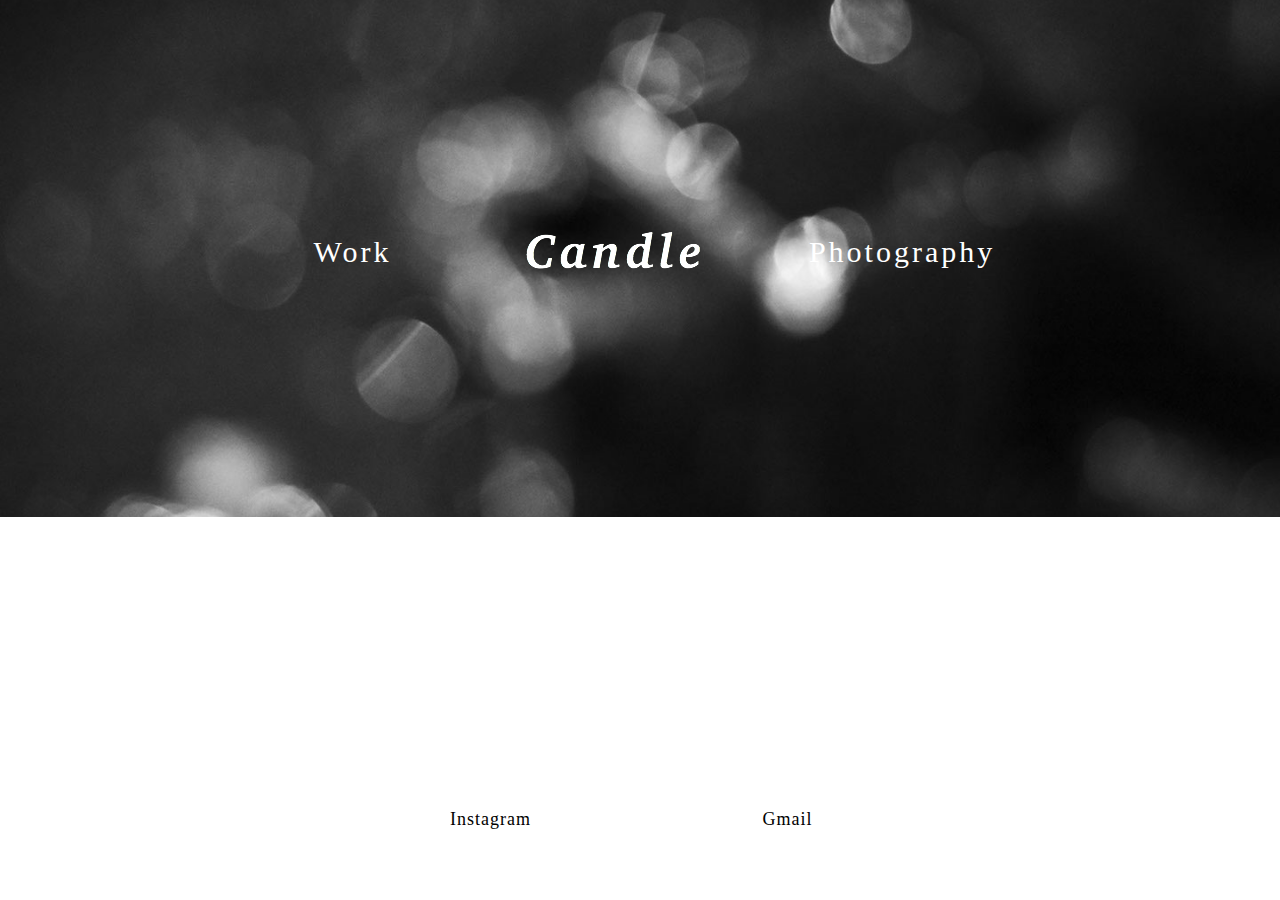
<file: index.html>
<!DOCTYPE html>
<html class="nojs html css_verticalspacer" lang="zh-TW">
 <head>

  <meta http-equiv="Content-type" content="text/html;charset=UTF-8"/>
  <meta name="generator" content="2018.1.1.386"/>
  <meta name="viewport" content="width=device-width, initial-scale=1.0"/>
  
  <script type="text/javascript">
   // Update the 'nojs'/'js' class on the html node
document.documentElement.className = document.documentElement.className.replace(/\bnojs\b/g, 'js');

// Check that all required assets are uploaded and up-to-date
if(typeof Muse == "undefined") window.Muse = {}; window.Muse.assets = {"required":["museutils.js", "museconfig.js", "jquery.musepolyfill.bgsize.js", "jquery.watch.js", "require.js", "index.css"], "outOfDate":[]};
</script>
  
  <title>首頁</title>
  <!-- CSS -->
  <link rel="stylesheet" type="text/css" href="css/site_global.css?crc=444006867"/>
  <link rel="stylesheet" type="text/css" href="css/master_a-__.css?crc=527504308"/>
  <link rel="stylesheet" type="text/css" href="css/index.css?crc=4233581958" id="pagesheet"/>
   </head>
 <body>

  <div class="clearfix borderbox" id="page"><!-- group -->
   <div class="browser_width grpelem" id="u147-bw">
    <div class="museBGSize" id="u147"><!-- group -->
     <div class="clearfix" id="u147_align_to_page">
      <a class="nonblock nontext Button rounded-corners clearfix grpelem" id="buttonu105" href="sophomore.html" data-visibility="changed" style="visibility:hidden"><!-- container box --><div class="clearfix grpelem" id="u106-4"><!-- content --><p>Work</p></div></a>
      <div class="Button rounded-corners clearfix grpelem" id="buttonu97" data-visibility="changed" style="visibility:hidden"><!-- container box -->
       <div class="grpelem" id="u98"><!-- state-based BG images -->
        <img alt="Candle" src="images/blank.gif?crc=4208392903"/>
        <div class="fluid_height_spacer"></div>
       </div>
      </div>
      <a class="nonblock nontext Button rounded-corners clearfix grpelem" id="buttonu118" href="scenery.html" data-visibility="changed" style="visibility:hidden"><!-- container box --><div class="clearfix grpelem" id="u119-4"><!-- content --><p>Photography</p></div></a>
     </div>
    </div>
   </div>
   <div class="verticalspacer" data-offset-top="0" data-content-above-spacer="500" data-content-below-spacer="100" data-sizePolicy="fixed" data-pintopage="page_fixedLeft"></div>
   <a class="nonblock nontext Button rounded-corners clearfix grpelem" id="buttonu124" href="https://www.instagram.com/canandle/" target="_blank" title="Follow Candle on Instagram" data-visibility="changed" style="visibility:hidden"><!-- container box --><div class="clearfix grpelem" id="u125-4"><!-- content --><p>Instagram</p></div></a>
   <a class="nonblock nontext Button rounded-corners clearfix grpelem" id="buttonu130" href="mailto:candolumo@gmail.com" target="_blank" data-visibility="changed" style="visibility:hidden"><!-- container box --><div class="clearfix grpelem" id="u131-4"><!-- content --><p>Gmail</p></div></a>
  </div>
  <div class="preload_images">
   <img class="preload" src="images/u98-r.png?crc=3938966161" alt=""/>
  </div>
  <!-- Other scripts -->
  <script type="text/javascript">
   // Decide whether to suppress missing file error or not based on preference setting
var suppressMissingFileError = false
</script>
  <script type="text/javascript">
   window.Muse.assets.check=function(c){if(!window.Muse.assets.checked){window.Muse.assets.checked=!0;var b={},d=function(a,b){if(window.getComputedStyle){var c=window.getComputedStyle(a,null);return c&&c.getPropertyValue(b)||c&&c[b]||""}if(document.documentElement.currentStyle)return(c=a.currentStyle)&&c[b]||a.style&&a.style[b]||"";return""},a=function(a){if(a.match(/^rgb/))return a=a.replace(/\s+/g,"").match(/([\d\,]+)/gi)[0].split(","),(parseInt(a[0])<<16)+(parseInt(a[1])<<8)+parseInt(a[2]);if(a.match(/^\#/))return parseInt(a.substr(1),
16);return 0},f=function(f){for(var g=document.getElementsByTagName("link"),j=0;j<g.length;j++)if("text/css"==g[j].type){var l=(g[j].href||"").match(/\/?css\/([\w\-]+\.css)\?crc=(\d+)/);if(!l||!l[1]||!l[2])break;b[l[1]]=l[2]}g=document.createElement("div");g.className="version";g.style.cssText="display:none; width:1px; height:1px;";document.getElementsByTagName("body")[0].appendChild(g);for(j=0;j<Muse.assets.required.length;){var l=Muse.assets.required[j],k=l.match(/([\w\-\.]+)\.(\w+)$/),i=k&&k[1]?
k[1]:null,k=k&&k[2]?k[2]:null;switch(k.toLowerCase()){case "css":i=i.replace(/\W/gi,"_").replace(/^([^a-z])/gi,"_$1");g.className+=" "+i;i=a(d(g,"color"));k=a(d(g,"backgroundColor"));i!=0||k!=0?(Muse.assets.required.splice(j,1),"undefined"!=typeof b[l]&&(i!=b[l]>>>24||k!=(b[l]&16777215))&&Muse.assets.outOfDate.push(l)):j++;g.className="version";break;case "js":j++;break;default:throw Error("Unsupported file type: "+k);}}c?c().jquery!="1.8.3"&&Muse.assets.outOfDate.push("jquery-1.8.3.min.js"):Muse.assets.required.push("jquery-1.8.3.min.js");
g.parentNode.removeChild(g);if(Muse.assets.outOfDate.length||Muse.assets.required.length)g="伺服器上的某些檔案可能遺失或不正確。請清除瀏覽器快取後再試一次。若問題持續發生，請聯絡網站作者。",f&&Muse.assets.outOfDate.length&&(g+="\nOut of date: "+Muse.assets.outOfDate.join(",")),f&&Muse.assets.required.length&&(g+="\nMissing: "+Muse.assets.required.join(",")),suppressMissingFileError?(g+="\nUse SuppressMissingFileError key in AppPrefs.xml to show missing file error pop up.",console.log(g)):alert(g)};location&&location.search&&location.search.match&&location.search.match(/muse_debug/gi)?
setTimeout(function(){f(!0)},5E3):f()}};
var muse_init=function(){require.config({baseUrl:""});require(["jquery","museutils","whatinput","jquery.musepolyfill.bgsize","jquery.watch"],function(c){var $ = c;$(document).ready(function(){try{
window.Muse.assets.check($);/* body */
Muse.Utils.transformMarkupToFixBrowserProblemsPreInit();/* body */
Muse.Utils.prepHyperlinks(true);/* body */
Muse.Utils.resizeHeight('.browser_width');/* resize height */
Muse.Utils.requestAnimationFrame(function() { $('body').addClass('initialized'); });/* mark body as initialized */
Muse.Utils.makeButtonsVisibleAfterSettingMinWidth();/* body */
Muse.Utils.fullPage('#page');/* 100% height page */
Muse.Utils.showWidgetsWhenReady();/* body */
Muse.Utils.transformMarkupToFixBrowserProblems();/* body */
}catch(b){if(b&&"function"==typeof b.notify?b.notify():Muse.Assert.fail("Error calling selector function: "+b),false)throw b;}})})};

</script>
  <!-- RequireJS script -->
  <script src="scripts/require.js?crc=4177726516" type="text/javascript" async data-main="scripts/museconfig.js?crc=3936894949" onload="if (requirejs) requirejs.onError = function(requireType, requireModule) { if (requireType && requireType.toString && requireType.toString().indexOf && 0 <= requireType.toString().indexOf('#scripterror')) window.Muse.assets.check(); }" onerror="window.Muse.assets.check();"></script>
   </body>
</html>
</file>
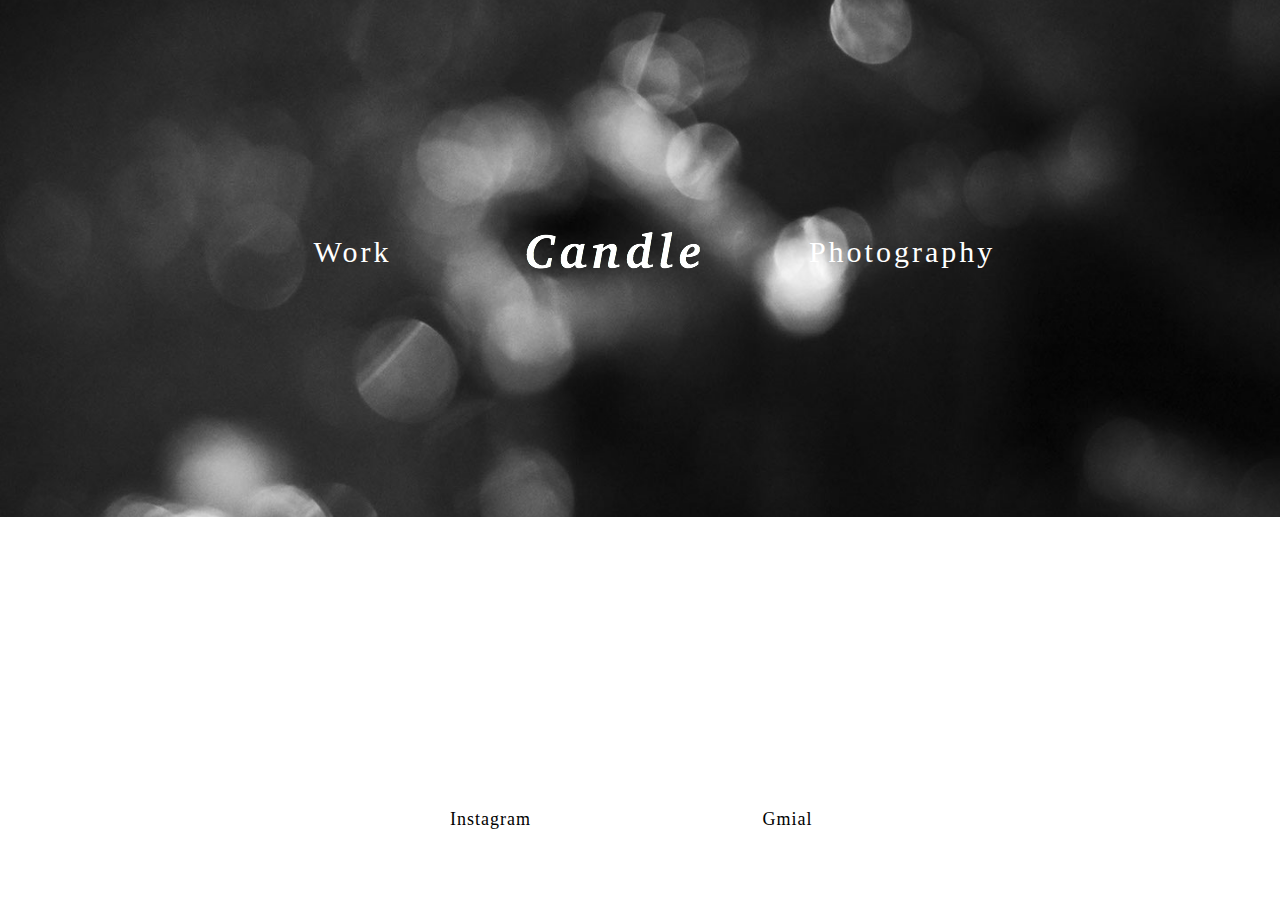
<file: MuseExport/index.html>
<!DOCTYPE html>
<html class="nojs html css_verticalspacer" lang="zh-TW">
 <head>

  <meta http-equiv="Content-type" content="text/html;charset=UTF-8"/>
  <meta name="generator" content="2018.1.1.386"/>
  <meta name="viewport" content="width=device-width, initial-scale=1.0"/>
  
  <script type="text/javascript">
   // Update the 'nojs'/'js' class on the html node
document.documentElement.className = document.documentElement.className.replace(/\bnojs\b/g, 'js');

// Check that all required assets are uploaded and up-to-date
if(typeof Muse == "undefined") window.Muse = {}; window.Muse.assets = {"required":["museutils.js", "museconfig.js", "jquery.musepolyfill.bgsize.js", "jquery.watch.js", "require.js", "index.css"], "outOfDate":[]};
</script>
  
  <title>首頁</title>
  <!-- CSS -->
  <link rel="stylesheet" type="text/css" href="css/site_global.css?crc=444006867"/>
  <link rel="stylesheet" type="text/css" href="css/master_a-__.css?crc=4083720196"/>
  <link rel="stylesheet" type="text/css" href="css/index.css?crc=4233581958" id="pagesheet"/>
   </head>
 <body>

  <div class="clearfix borderbox" id="page"><!-- group -->
   <div class="browser_width grpelem" id="u147-bw">
    <div class="museBGSize" id="u147"><!-- group -->
     <div class="clearfix" id="u147_align_to_page">
      <a class="nonblock nontext Button rounded-corners clearfix grpelem" id="buttonu105" href="sophomore.html" data-visibility="changed" style="visibility:hidden"><!-- container box --><div class="clearfix grpelem" id="u106-4"><!-- content --><p>Work</p></div></a>
      <div class="Button rounded-corners clearfix grpelem" id="buttonu97" data-visibility="changed" style="visibility:hidden"><!-- container box -->
       <div class="grpelem" id="u98"><!-- state-based BG images -->
        <img alt="Candle" src="images/blank.gif?crc=4208392903"/>
        <div class="fluid_height_spacer"></div>
       </div>
      </div>
      <a class="nonblock nontext Button rounded-corners clearfix grpelem" id="buttonu118" href="scenery.html" data-visibility="changed" style="visibility:hidden"><!-- container box --><div class="clearfix grpelem" id="u119-4"><!-- content --><p>Photography</p></div></a>
     </div>
    </div>
   </div>
   <div class="verticalspacer" data-offset-top="0" data-content-above-spacer="500" data-content-below-spacer="100" data-sizePolicy="fixed" data-pintopage="page_fixedLeft"></div>
   <a class="nonblock nontext Button rounded-corners clearfix grpelem" id="buttonu124" href="https://www.instagram.com/canandle/" target="_blank" title="Follow Candle on Instagram" data-visibility="changed" style="visibility:hidden"><!-- container box --><div class="clearfix grpelem" id="u125-4"><!-- content --><p>Instagram</p></div></a>
   <a class="nonblock nontext Button rounded-corners clearfix grpelem" id="buttonu130" href="mailto:candolumo@gmail.com" target="_blank" data-visibility="changed" style="visibility:hidden"><!-- container box --><div class="clearfix grpelem" id="u131-4"><!-- content --><p>Gmial</p></div></a>
  </div>
  <div class="preload_images">
   <img class="preload" src="images/u98-r.png?crc=3938966161" alt=""/>
  </div>
  <!-- Other scripts -->
  <script type="text/javascript">
   // Decide whether to suppress missing file error or not based on preference setting
var suppressMissingFileError = false
</script>
  <script type="text/javascript">
   window.Muse.assets.check=function(c){if(!window.Muse.assets.checked){window.Muse.assets.checked=!0;var b={},d=function(a,b){if(window.getComputedStyle){var c=window.getComputedStyle(a,null);return c&&c.getPropertyValue(b)||c&&c[b]||""}if(document.documentElement.currentStyle)return(c=a.currentStyle)&&c[b]||a.style&&a.style[b]||"";return""},a=function(a){if(a.match(/^rgb/))return a=a.replace(/\s+/g,"").match(/([\d\,]+)/gi)[0].split(","),(parseInt(a[0])<<16)+(parseInt(a[1])<<8)+parseInt(a[2]);if(a.match(/^\#/))return parseInt(a.substr(1),
16);return 0},f=function(f){for(var g=document.getElementsByTagName("link"),j=0;j<g.length;j++)if("text/css"==g[j].type){var l=(g[j].href||"").match(/\/?css\/([\w\-]+\.css)\?crc=(\d+)/);if(!l||!l[1]||!l[2])break;b[l[1]]=l[2]}g=document.createElement("div");g.className="version";g.style.cssText="display:none; width:1px; height:1px;";document.getElementsByTagName("body")[0].appendChild(g);for(j=0;j<Muse.assets.required.length;){var l=Muse.assets.required[j],k=l.match(/([\w\-\.]+)\.(\w+)$/),i=k&&k[1]?
k[1]:null,k=k&&k[2]?k[2]:null;switch(k.toLowerCase()){case "css":i=i.replace(/\W/gi,"_").replace(/^([^a-z])/gi,"_$1");g.className+=" "+i;i=a(d(g,"color"));k=a(d(g,"backgroundColor"));i!=0||k!=0?(Muse.assets.required.splice(j,1),"undefined"!=typeof b[l]&&(i!=b[l]>>>24||k!=(b[l]&16777215))&&Muse.assets.outOfDate.push(l)):j++;g.className="version";break;case "js":j++;break;default:throw Error("Unsupported file type: "+k);}}c?c().jquery!="1.8.3"&&Muse.assets.outOfDate.push("jquery-1.8.3.min.js"):Muse.assets.required.push("jquery-1.8.3.min.js");
g.parentNode.removeChild(g);if(Muse.assets.outOfDate.length||Muse.assets.required.length)g="伺服器上的某些檔案可能遺失或不正確。請清除瀏覽器快取後再試一次。若問題持續發生，請聯絡網站作者。",f&&Muse.assets.outOfDate.length&&(g+="\nOut of date: "+Muse.assets.outOfDate.join(",")),f&&Muse.assets.required.length&&(g+="\nMissing: "+Muse.assets.required.join(",")),suppressMissingFileError?(g+="\nUse SuppressMissingFileError key in AppPrefs.xml to show missing file error pop up.",console.log(g)):alert(g)};location&&location.search&&location.search.match&&location.search.match(/muse_debug/gi)?
setTimeout(function(){f(!0)},5E3):f()}};
var muse_init=function(){require.config({baseUrl:""});require(["jquery","museutils","whatinput","jquery.musepolyfill.bgsize","jquery.watch"],function(c){var $ = c;$(document).ready(function(){try{
window.Muse.assets.check($);/* body */
Muse.Utils.transformMarkupToFixBrowserProblemsPreInit();/* body */
Muse.Utils.prepHyperlinks(true);/* body */
Muse.Utils.resizeHeight('.browser_width');/* resize height */
Muse.Utils.requestAnimationFrame(function() { $('body').addClass('initialized'); });/* mark body as initialized */
Muse.Utils.makeButtonsVisibleAfterSettingMinWidth();/* body */
Muse.Utils.fullPage('#page');/* 100% height page */
Muse.Utils.showWidgetsWhenReady();/* body */
Muse.Utils.transformMarkupToFixBrowserProblems();/* body */
}catch(b){if(b&&"function"==typeof b.notify?b.notify():Muse.Assert.fail("Error calling selector function: "+b),false)throw b;}})})};

</script>
  <!-- RequireJS script -->
  <script src="scripts/require.js?crc=4177726516" type="text/javascript" async data-main="scripts/museconfig.js?crc=3936894949" onload="if (requirejs) requirejs.onError = function(requireType, requireModule) { if (requireType && requireType.toString && requireType.toString().indexOf && 0 <= requireType.toString().indexOf('#scripterror')) window.Muse.assets.check(); }" onerror="window.Muse.assets.check();"></script>
   </body>
</html>
</file>
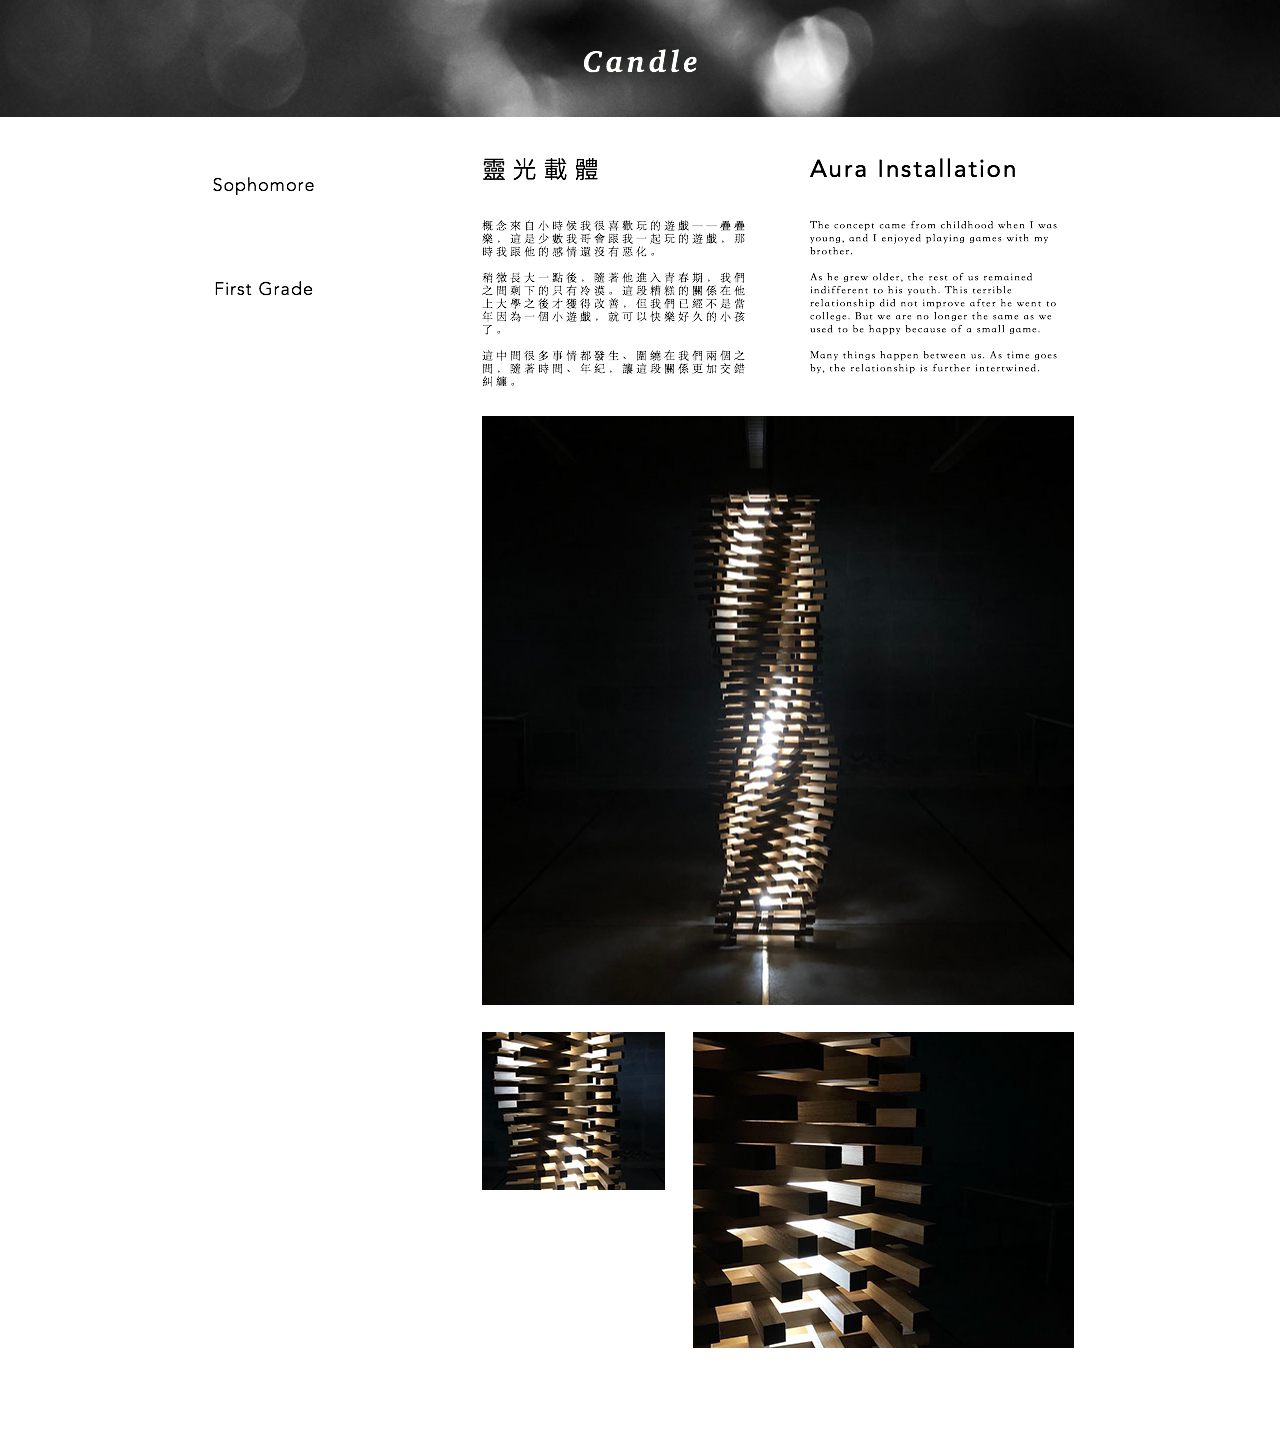
<file: first-grade.html>
<!DOCTYPE html>
<html class="nojs html css_verticalspacer" lang="zh-TW">
 <head>

  <meta http-equiv="Content-type" content="text/html;charset=UTF-8"/>
  <meta name="generator" content="2018.1.1.386"/>
  <meta name="viewport" content="width=device-width, initial-scale=1.0"/>
  
  <script type="text/javascript">
   // Update the 'nojs'/'js' class on the html node
document.documentElement.className = document.documentElement.className.replace(/\bnojs\b/g, 'js');

// Check that all required assets are uploaded and up-to-date
if(typeof Muse == "undefined") window.Muse = {}; window.Muse.assets = {"required":["museutils.js", "museconfig.js", "jquery.musepolyfill.bgsize.js", "jquery.watch.js", "require.js", "first-grade.css"], "outOfDate":[]};
</script>
  
  <title>First Grade</title>
  <!-- CSS -->
  <link rel="stylesheet" type="text/css" href="css/site_global.css?crc=444006867"/>
  <link rel="stylesheet" type="text/css" href="css/master_b-__.css?crc=3887229126"/>
  <link rel="stylesheet" type="text/css" href="css/first-grade.css?crc=4019184652" id="pagesheet"/>
   </head>
 <body>

  <div class="clearfix borderbox" id="page"><!-- column -->
   <div class="browser_width colelem" id="u716-bw">
    <div id="u716"><!-- group -->
     <div class="clearfix" id="u716_align_to_page">
      <div class="pointer_cursor Button clearfix grpelem" id="buttonu824" data-visibility="changed" style="visibility:hidden"><!-- container box -->
       <a class="block" href="index.html"><!-- Block link tag --></a>
       <a class="nonblock nontext grpelem" id="u825" href="index.html"><!-- state-based BG images --><div id="u825_states"><img alt="Candle" src="images/blank.gif?crc=4208392903"/><div class="fluid_height_spacer"></div></div></a>
      </div>
     </div>
    </div>
   </div>
   <div class="clearfix colelem" id="pbuttonu805"><!-- group -->
    <a class="nonblock nontext Button clearfix grpelem" id="buttonu805" href="sophomore.html" data-visibility="changed" style="visibility:hidden"><!-- container box --><div class="grpelem" id="u806"><!-- state-based BG images --><img alt="Sophomore" src="images/blank.gif?crc=4208392903"/><div class="fluid_height_spacer"></div></div></a>
    <img class="grpelem" id="u1023-4" alt="靈光載體" src="images/u1023-4.png?crc=366120689" data-image-width="206"/><!-- rasterized frame -->
    <img class="grpelem" id="u1035-4" alt="Aura Installation" src="images/u1035-4.png?crc=88867864" data-image-width="264"/><!-- rasterized frame -->
   </div>
   <div class="clearfix colelem" id="pbuttonu727"><!-- group -->
    <a class="nonblock nontext Button ButtonSelected clearfix grpelem" id="buttonu727" href="first-grade.html" data-visibility="changed" style="visibility:hidden"><!-- container box --><div class="grpelem" id="u728"><!-- state-based BG images --><img alt="First Grade" src="images/blank.gif?crc=4208392903"/><div class="fluid_height_spacer"></div></div></a>
    <img class="grpelem" id="u1026-10" alt="概念來自小時候我很喜歡玩的遊戲——疊疊樂，這是少數我哥會跟我一起玩的遊戲，那時我跟他的感情還沒有惡化。 稍微長大一點後，隨著他進入青春期，我們之間剩下的只有冷漠。這段糟糕的關係在他上大學之後才獲得改善，但我們已經不是當年因為一個小遊戲，就可以快樂好久的小孩了。 這中間很多事情都發生、圍繞在我們兩個之間，隨著時間、年紀，讓這段關係更加交錯糾纏。" src="images/u1026-10.png?crc=39166239" data-image-width="264"/><!-- rasterized frame -->
    <img class="grpelem" id="u1038-10" alt="The concept came from childhood when I was young, and I enjoyed playing games with my brother. As he grew older, the rest of us remained indifferent to his youth. This terrible relationship did not improve after he went to college. But we are no longer the same as we used to be happy because of a small game. Many things happen between us. As time goes by, the relationship is further intertwined." src="images/u1038-10.png?crc=4090724105" data-image-width="265"/><!-- rasterized frame -->
   </div>
   <div class="museBGSize colelem" id="u1044"><!-- simple frame --></div>
   <div class="clearfix colelem" id="pu1058"><!-- group -->
    <div class="museBGSize grpelem" id="u1058"><!-- simple frame --></div>
    <div class="museBGSize grpelem" id="u1055"><!-- simple frame --></div>
   </div>
   <div class="verticalspacer" data-offset-top="1314" data-content-above-spacer="1314" data-content-below-spacer="99" data-sizePolicy="fixed" data-pintopage="page_fixedLeft"></div>
  </div>
  <div class="preload_images">
   <img class="preload" src="images/u825_states-r.png?crc=4029666116" alt=""/>
   <img class="preload" src="images/u806-r.png?crc=4268391597" alt=""/>
   <img class="preload" src="images/u728-r.png?crc=4047988262" alt=""/>
  </div>
  <!-- Other scripts -->
  <script type="text/javascript">
   // Decide whether to suppress missing file error or not based on preference setting
var suppressMissingFileError = false
</script>
  <script type="text/javascript">
   window.Muse.assets.check=function(c){if(!window.Muse.assets.checked){window.Muse.assets.checked=!0;var b={},d=function(a,b){if(window.getComputedStyle){var c=window.getComputedStyle(a,null);return c&&c.getPropertyValue(b)||c&&c[b]||""}if(document.documentElement.currentStyle)return(c=a.currentStyle)&&c[b]||a.style&&a.style[b]||"";return""},a=function(a){if(a.match(/^rgb/))return a=a.replace(/\s+/g,"").match(/([\d\,]+)/gi)[0].split(","),(parseInt(a[0])<<16)+(parseInt(a[1])<<8)+parseInt(a[2]);if(a.match(/^\#/))return parseInt(a.substr(1),
16);return 0},f=function(f){for(var g=document.getElementsByTagName("link"),j=0;j<g.length;j++)if("text/css"==g[j].type){var l=(g[j].href||"").match(/\/?css\/([\w\-]+\.css)\?crc=(\d+)/);if(!l||!l[1]||!l[2])break;b[l[1]]=l[2]}g=document.createElement("div");g.className="version";g.style.cssText="display:none; width:1px; height:1px;";document.getElementsByTagName("body")[0].appendChild(g);for(j=0;j<Muse.assets.required.length;){var l=Muse.assets.required[j],k=l.match(/([\w\-\.]+)\.(\w+)$/),i=k&&k[1]?
k[1]:null,k=k&&k[2]?k[2]:null;switch(k.toLowerCase()){case "css":i=i.replace(/\W/gi,"_").replace(/^([^a-z])/gi,"_$1");g.className+=" "+i;i=a(d(g,"color"));k=a(d(g,"backgroundColor"));i!=0||k!=0?(Muse.assets.required.splice(j,1),"undefined"!=typeof b[l]&&(i!=b[l]>>>24||k!=(b[l]&16777215))&&Muse.assets.outOfDate.push(l)):j++;g.className="version";break;case "js":j++;break;default:throw Error("Unsupported file type: "+k);}}c?c().jquery!="1.8.3"&&Muse.assets.outOfDate.push("jquery-1.8.3.min.js"):Muse.assets.required.push("jquery-1.8.3.min.js");
g.parentNode.removeChild(g);if(Muse.assets.outOfDate.length||Muse.assets.required.length)g="伺服器上的某些檔案可能遺失或不正確。請清除瀏覽器快取後再試一次。若問題持續發生，請聯絡網站作者。",f&&Muse.assets.outOfDate.length&&(g+="\nOut of date: "+Muse.assets.outOfDate.join(",")),f&&Muse.assets.required.length&&(g+="\nMissing: "+Muse.assets.required.join(",")),suppressMissingFileError?(g+="\nUse SuppressMissingFileError key in AppPrefs.xml to show missing file error pop up.",console.log(g)):alert(g)};location&&location.search&&location.search.match&&location.search.match(/muse_debug/gi)?
setTimeout(function(){f(!0)},5E3):f()}};
var muse_init=function(){require.config({baseUrl:""});require(["jquery","museutils","whatinput","jquery.watch","jquery.musepolyfill.bgsize"],function(c){var $ = c;$(document).ready(function(){try{
window.Muse.assets.check($);/* body */
Muse.Utils.transformMarkupToFixBrowserProblemsPreInit();/* body */
Muse.Utils.prepHyperlinks(true);/* body */
Muse.Utils.resizeHeight('.browser_width');/* resize height */
Muse.Utils.requestAnimationFrame(function() { $('body').addClass('initialized'); });/* mark body as initialized */
Muse.Utils.makeButtonsVisibleAfterSettingMinWidth();/* body */
Muse.Utils.fullPage('#page');/* 100% height page */
Muse.Utils.showWidgetsWhenReady();/* body */
Muse.Utils.transformMarkupToFixBrowserProblems();/* body */
}catch(b){if(b&&"function"==typeof b.notify?b.notify():Muse.Assert.fail("Error calling selector function: "+b),false)throw b;}})})};

</script>
  <!-- RequireJS script -->
  <script src="scripts/require.js?crc=4177726516" type="text/javascript" async data-main="scripts/museconfig.js?crc=3936894949" onload="if (requirejs) requirejs.onError = function(requireType, requireModule) { if (requireType && requireType.toString && requireType.toString().indexOf && 0 <= requireType.toString().indexOf('#scripterror')) window.Muse.assets.check(); }" onerror="window.Muse.assets.check();"></script>
   </body>
</html>
</file>
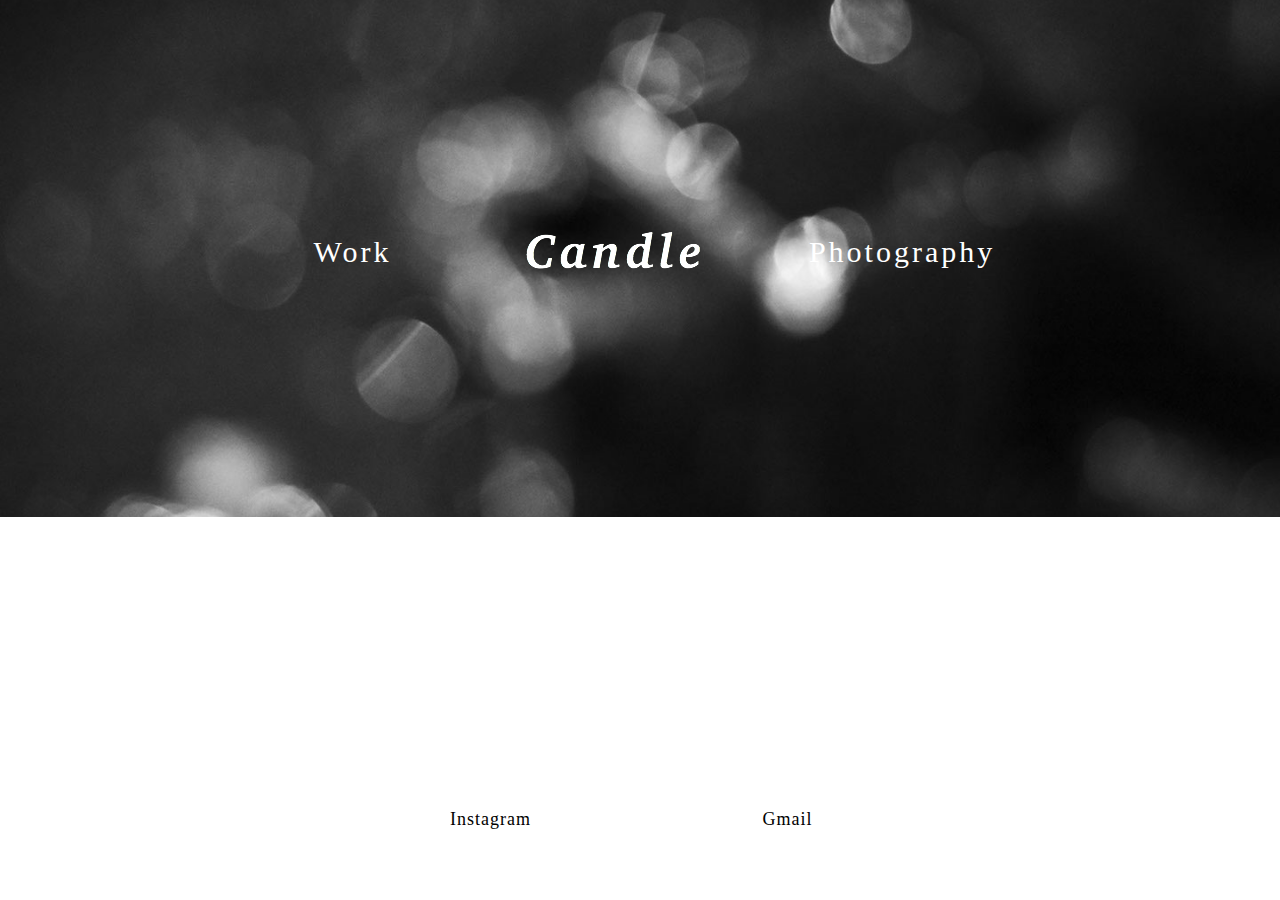
<file: photography.html>
<!DOCTYPE html>
<html class="nojs html css_verticalspacer" lang="zh-TW">
 <head>

  <meta http-equiv="Content-type" content="text/html;charset=UTF-8"/>
  <meta name="generator" content="2018.1.1.386"/>
  <meta name="viewport" content="width=device-width, initial-scale=1.0"/>
  
  <script type="text/javascript">
   // Update the 'nojs'/'js' class on the html node
document.documentElement.className = document.documentElement.className.replace(/\bnojs\b/g, 'js');

// Check that all required assets are uploaded and up-to-date
if(typeof Muse == "undefined") window.Muse = {}; window.Muse.assets = {"required":["museutils.js", "museconfig.js", "jquery.watch.js", "require.js", "photography.css"], "outOfDate":[]};
</script>
  
  <title>Photography</title>
  <!-- CSS -->
  <link rel="stylesheet" type="text/css" href="css/site_global.css?crc=444006867"/>
  <link rel="stylesheet" type="text/css" href="css/master_a-__.css?crc=527504308"/>
  <link rel="stylesheet" type="text/css" href="css/photography.css?crc=4233581958" id="pagesheet"/>
   </head>
 <body>

  <div class="clearfix borderbox" id="page"><!-- group -->
   <div class="browser_width grpelem" id="u147-bw">
    <div id="u147"><!-- group -->
     <div class="clearfix" id="u147_align_to_page">
      <a class="nonblock nontext Button clearfix grpelem" id="buttonu105" href="sophomore.html" data-visibility="changed" style="visibility:hidden"><!-- container box --><div class="clearfix grpelem" id="u106-4"><!-- content --><p>Work</p></div></a>
      <div class="Button clearfix grpelem" id="buttonu97" data-visibility="changed" style="visibility:hidden"><!-- container box -->
       <div class="grpelem" id="u98"><!-- state-based BG images -->
        <img alt="Candle" src="images/blank.gif?crc=4208392903"/>
        <div class="fluid_height_spacer"></div>
       </div>
      </div>
      <a class="nonblock nontext Button clearfix grpelem" id="buttonu118" href="scenery.html" data-visibility="changed" style="visibility:hidden"><!-- container box --><div class="clearfix grpelem" id="u119-4"><!-- content --><p>Photography</p></div></a>
     </div>
    </div>
   </div>
   <div class="verticalspacer" data-offset-top="0" data-content-above-spacer="500" data-content-below-spacer="100" data-sizePolicy="fixed" data-pintopage="page_fixedLeft"></div>
   <a class="nonblock nontext Button clearfix grpelem" id="buttonu124" href="https://www.instagram.com/canandle/" target="_blank" title="Follow Candle on Instagram" data-visibility="changed" style="visibility:hidden"><!-- container box --><div class="clearfix grpelem" id="u125-4"><!-- content --><p>Instagram</p></div></a>
   <a class="nonblock nontext Button clearfix grpelem" id="buttonu130" href="mailto:candolumo@gmail.com" target="_blank" data-visibility="changed" style="visibility:hidden"><!-- container box --><div class="clearfix grpelem" id="u131-4"><!-- content --><p>Gmail</p></div></a>
  </div>
  <div class="preload_images">
   <img class="preload" src="images/u98-r.png?crc=3938966161" alt=""/>
  </div>
  <!-- Other scripts -->
  <script type="text/javascript">
   // Decide whether to suppress missing file error or not based on preference setting
var suppressMissingFileError = false
</script>
  <script type="text/javascript">
   window.Muse.assets.check=function(c){if(!window.Muse.assets.checked){window.Muse.assets.checked=!0;var b={},d=function(a,b){if(window.getComputedStyle){var c=window.getComputedStyle(a,null);return c&&c.getPropertyValue(b)||c&&c[b]||""}if(document.documentElement.currentStyle)return(c=a.currentStyle)&&c[b]||a.style&&a.style[b]||"";return""},a=function(a){if(a.match(/^rgb/))return a=a.replace(/\s+/g,"").match(/([\d\,]+)/gi)[0].split(","),(parseInt(a[0])<<16)+(parseInt(a[1])<<8)+parseInt(a[2]);if(a.match(/^\#/))return parseInt(a.substr(1),
16);return 0},f=function(f){for(var g=document.getElementsByTagName("link"),j=0;j<g.length;j++)if("text/css"==g[j].type){var l=(g[j].href||"").match(/\/?css\/([\w\-]+\.css)\?crc=(\d+)/);if(!l||!l[1]||!l[2])break;b[l[1]]=l[2]}g=document.createElement("div");g.className="version";g.style.cssText="display:none; width:1px; height:1px;";document.getElementsByTagName("body")[0].appendChild(g);for(j=0;j<Muse.assets.required.length;){var l=Muse.assets.required[j],k=l.match(/([\w\-\.]+)\.(\w+)$/),i=k&&k[1]?
k[1]:null,k=k&&k[2]?k[2]:null;switch(k.toLowerCase()){case "css":i=i.replace(/\W/gi,"_").replace(/^([^a-z])/gi,"_$1");g.className+=" "+i;i=a(d(g,"color"));k=a(d(g,"backgroundColor"));i!=0||k!=0?(Muse.assets.required.splice(j,1),"undefined"!=typeof b[l]&&(i!=b[l]>>>24||k!=(b[l]&16777215))&&Muse.assets.outOfDate.push(l)):j++;g.className="version";break;case "js":j++;break;default:throw Error("Unsupported file type: "+k);}}c?c().jquery!="1.8.3"&&Muse.assets.outOfDate.push("jquery-1.8.3.min.js"):Muse.assets.required.push("jquery-1.8.3.min.js");
g.parentNode.removeChild(g);if(Muse.assets.outOfDate.length||Muse.assets.required.length)g="伺服器上的某些檔案可能遺失或不正確。請清除瀏覽器快取後再試一次。若問題持續發生，請聯絡網站作者。",f&&Muse.assets.outOfDate.length&&(g+="\nOut of date: "+Muse.assets.outOfDate.join(",")),f&&Muse.assets.required.length&&(g+="\nMissing: "+Muse.assets.required.join(",")),suppressMissingFileError?(g+="\nUse SuppressMissingFileError key in AppPrefs.xml to show missing file error pop up.",console.log(g)):alert(g)};location&&location.search&&location.search.match&&location.search.match(/muse_debug/gi)?
setTimeout(function(){f(!0)},5E3):f()}};
var muse_init=function(){require.config({baseUrl:""});require(["jquery","museutils","whatinput","jquery.watch"],function(c){var $ = c;$(document).ready(function(){try{
window.Muse.assets.check($);/* body */
Muse.Utils.transformMarkupToFixBrowserProblemsPreInit();/* body */
Muse.Utils.prepHyperlinks(true);/* body */
Muse.Utils.resizeHeight('.browser_width');/* resize height */
Muse.Utils.requestAnimationFrame(function() { $('body').addClass('initialized'); });/* mark body as initialized */
Muse.Utils.makeButtonsVisibleAfterSettingMinWidth();/* body */
Muse.Utils.fullPage('#page');/* 100% height page */
Muse.Utils.showWidgetsWhenReady();/* body */
Muse.Utils.transformMarkupToFixBrowserProblems();/* body */
}catch(b){if(b&&"function"==typeof b.notify?b.notify():Muse.Assert.fail("Error calling selector function: "+b),false)throw b;}})})};

</script>
  <!-- RequireJS script -->
  <script src="scripts/require.js?crc=4177726516" type="text/javascript" async data-main="scripts/museconfig.js?crc=3936894949" onload="if (requirejs) requirejs.onError = function(requireType, requireModule) { if (requireType && requireType.toString && requireType.toString().indexOf && 0 <= requireType.toString().indexOf('#scripterror')) window.Muse.assets.check(); }" onerror="window.Muse.assets.check();"></script>
   </body>
</html>
</file>
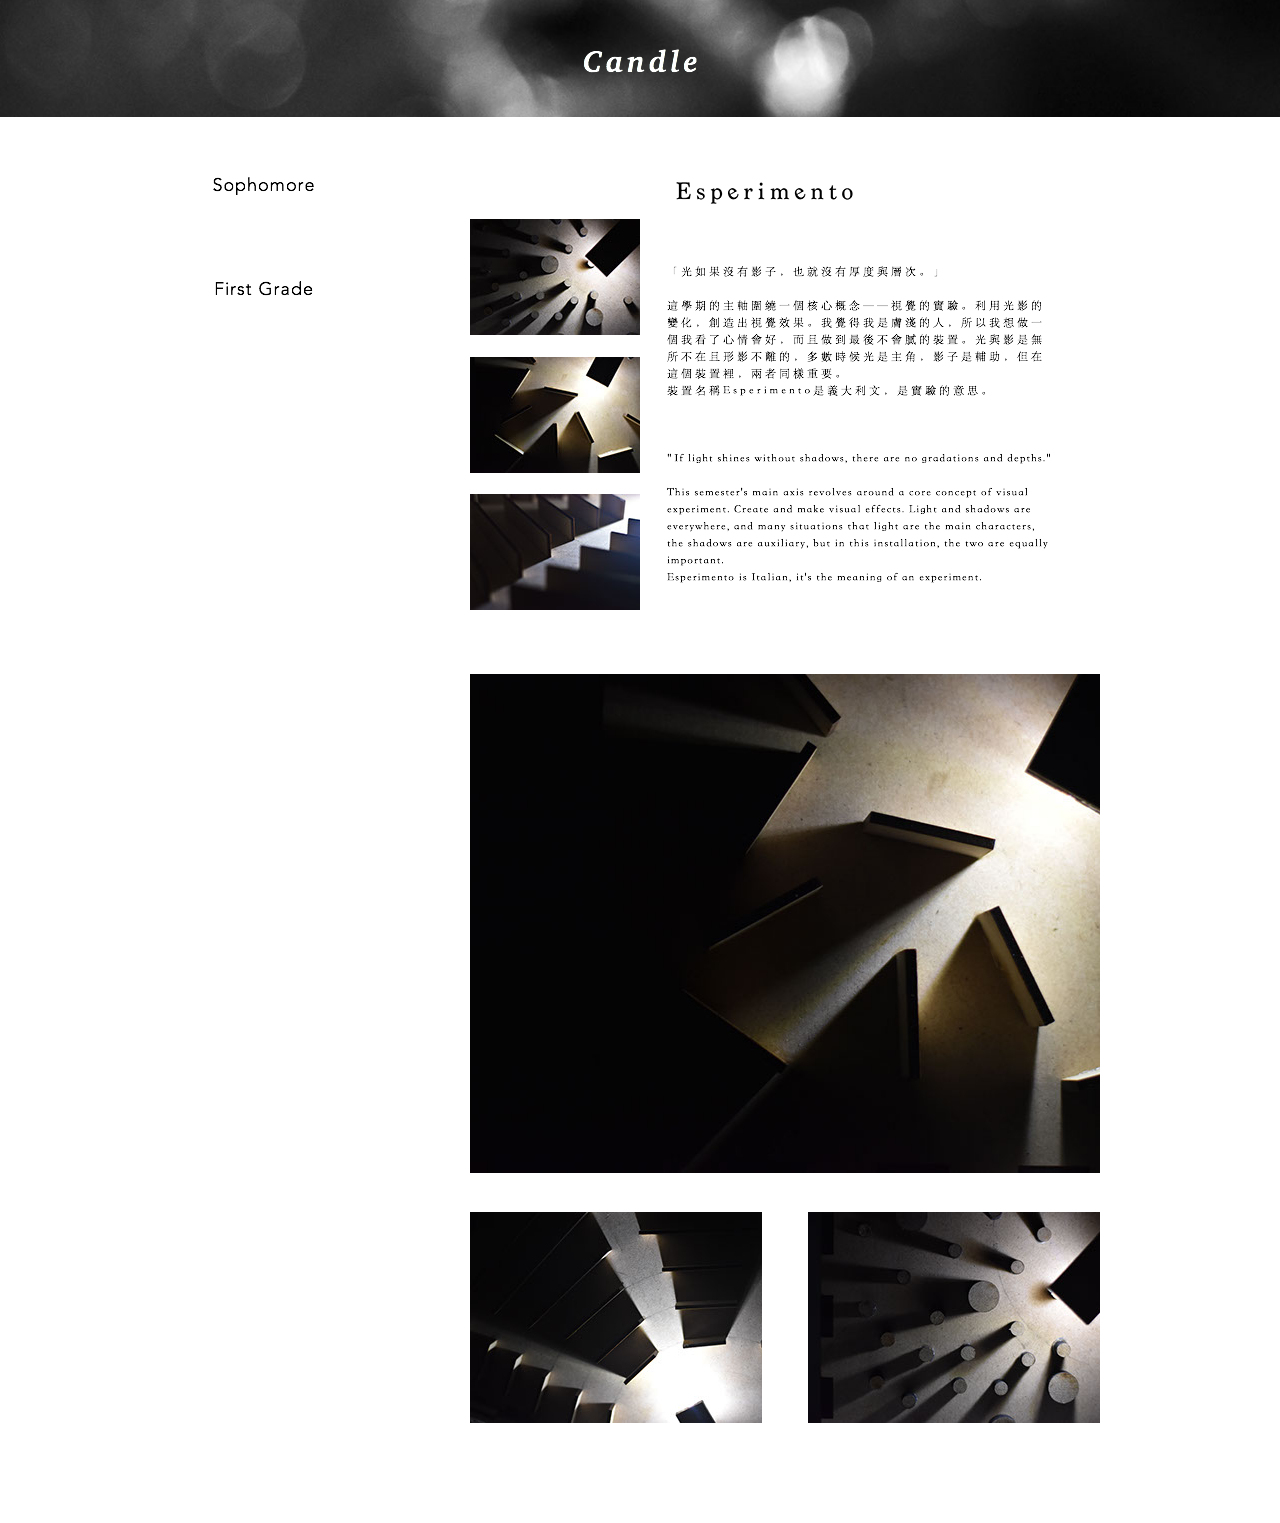
<file: sophomore.html>
<!DOCTYPE html>
<html class="nojs html css_verticalspacer" lang="zh-TW">
 <head>

  <meta http-equiv="Content-type" content="text/html;charset=UTF-8"/>
  <meta name="generator" content="2018.1.1.386"/>
  <meta name="viewport" content="width=device-width, initial-scale=1.0"/>
  
  <script type="text/javascript">
   // Update the 'nojs'/'js' class on the html node
document.documentElement.className = document.documentElement.className.replace(/\bnojs\b/g, 'js');

// Check that all required assets are uploaded and up-to-date
if(typeof Muse == "undefined") window.Muse = {}; window.Muse.assets = {"required":["museutils.js", "museconfig.js", "jquery.musepolyfill.bgsize.js", "jquery.watch.js", "require.js", "sophomore.css"], "outOfDate":[]};
</script>
  
  <title>Sophomore</title>
  <!-- CSS -->
  <link rel="stylesheet" type="text/css" href="css/site_global.css?crc=444006867"/>
  <link rel="stylesheet" type="text/css" href="css/master_b-__.css?crc=3887229126"/>
  <link rel="stylesheet" type="text/css" href="css/sophomore.css?crc=3817729535" id="pagesheet"/>
   </head>
 <body>

  <div class="clearfix borderbox" id="page"><!-- column -->
   <div class="browser_width colelem" id="u716-bw">
    <div class="museBGSize" id="u716"><!-- group -->
     <div class="clearfix" id="u716_align_to_page">
      <div class="pointer_cursor Button rounded-corners clearfix grpelem" id="buttonu824" data-visibility="changed" style="visibility:hidden"><!-- container box -->
       <a class="block" href="index.html"><!-- Block link tag --></a>
       <a class="nonblock nontext grpelem" id="u825" href="index.html"><!-- state-based BG images --><div id="u825_states"><img alt="Candle" src="images/blank.gif?crc=4208392903"/><div class="fluid_height_spacer"></div></div></a>
      </div>
     </div>
    </div>
   </div>
   <div class="clearfix colelem" id="ppbuttonu805"><!-- group -->
    <div class="clearfix grpelem" id="pbuttonu805"><!-- column -->
     <a class="nonblock nontext Button ButtonSelected rounded-corners clearfix colelem" id="buttonu805" href="sophomore.html" data-visibility="changed" style="visibility:hidden"><!-- container box --><div class="grpelem" id="u806"><!-- state-based BG images --><img alt="Sophomore" src="images/blank.gif?crc=4208392903"/><div class="fluid_height_spacer"></div></div></a>
     <a class="nonblock nontext Button rounded-corners clearfix colelem" id="buttonu727" href="first-grade.html" data-visibility="changed" style="visibility:hidden"><!-- container box --><div class="grpelem" id="u728"><!-- state-based BG images --><img alt="First Grade" src="images/blank.gif?crc=4208392903"/><div class="fluid_height_spacer"></div></div></a>
    </div>
    <div class="clearfix grpelem" id="pu932"><!-- column -->
     <div class="museBGSize colelem" id="u932"><!-- simple frame --></div>
     <div class="museBGSize colelem" id="u935"><!-- simple frame --></div>
     <div class="museBGSize colelem" id="u938"><!-- simple frame --></div>
    </div>
    <div class="clearfix grpelem" id="pu944"><!-- column -->
     <div class="museBGSize colelem" id="u944"><!-- simple frame --></div>
     <img class="colelem" id="u941-21" alt="「光如果沒有影子，也就沒有厚度與層次。」 這學期的主軸圍繞一個核心概念——視覺的實驗。利用光影的變化，創造出視覺效果。我覺得我是膚淺的人，所以我想做一個我看了心情會好，而且做到最後不會膩的裝置。光與影是無所不在且形影不離的，多數時候光是主角，影子是輔助，但在這個裝置裡，兩者同樣重要。 裝置名稱Esperimento是義大利文，是實驗的意思。 &quot;If light shines without shadows, there are no gradations and depths.&quot; This semester's main axis revolves around a core concept of visual experiment. Create and make visual effects. Light and shadows are everywhere, and many situations that light are the main characters, the shadows are auxiliary, but in this installation, the two are equally important. Esperimento is Italian, it's the meaning of an experiment." src="images/u941-21.png?crc=59326839" data-image-width="389"/><!-- rasterized frame -->
    </div>
   </div>
   <div class="museBGSize colelem" id="u984"><!-- simple frame --></div>
   <div class="clearfix colelem" id="pu998"><!-- group -->
    <div class="museBGSize grpelem" id="u998"><!-- simple frame --></div>
    <div class="museBGSize grpelem" id="u995"><!-- simple frame --></div>
   </div>
   <div class="verticalspacer" data-offset-top="1406" data-content-above-spacer="1406" data-content-below-spacer="99" data-sizePolicy="fixed" data-pintopage="page_fixedLeft"></div>
  </div>
  <div class="preload_images">
   <img class="preload" src="images/u825_states-r.png?crc=4029666116" alt=""/>
   <img class="preload" src="images/u806-r.png?crc=4268391597" alt=""/>
   <img class="preload" src="images/u728-r.png?crc=4047988262" alt=""/>
  </div>
  <!-- Other scripts -->
  <script type="text/javascript">
   // Decide whether to suppress missing file error or not based on preference setting
var suppressMissingFileError = false
</script>
  <script type="text/javascript">
   window.Muse.assets.check=function(c){if(!window.Muse.assets.checked){window.Muse.assets.checked=!0;var b={},d=function(a,b){if(window.getComputedStyle){var c=window.getComputedStyle(a,null);return c&&c.getPropertyValue(b)||c&&c[b]||""}if(document.documentElement.currentStyle)return(c=a.currentStyle)&&c[b]||a.style&&a.style[b]||"";return""},a=function(a){if(a.match(/^rgb/))return a=a.replace(/\s+/g,"").match(/([\d\,]+)/gi)[0].split(","),(parseInt(a[0])<<16)+(parseInt(a[1])<<8)+parseInt(a[2]);if(a.match(/^\#/))return parseInt(a.substr(1),
16);return 0},f=function(f){for(var g=document.getElementsByTagName("link"),j=0;j<g.length;j++)if("text/css"==g[j].type){var l=(g[j].href||"").match(/\/?css\/([\w\-]+\.css)\?crc=(\d+)/);if(!l||!l[1]||!l[2])break;b[l[1]]=l[2]}g=document.createElement("div");g.className="version";g.style.cssText="display:none; width:1px; height:1px;";document.getElementsByTagName("body")[0].appendChild(g);for(j=0;j<Muse.assets.required.length;){var l=Muse.assets.required[j],k=l.match(/([\w\-\.]+)\.(\w+)$/),i=k&&k[1]?
k[1]:null,k=k&&k[2]?k[2]:null;switch(k.toLowerCase()){case "css":i=i.replace(/\W/gi,"_").replace(/^([^a-z])/gi,"_$1");g.className+=" "+i;i=a(d(g,"color"));k=a(d(g,"backgroundColor"));i!=0||k!=0?(Muse.assets.required.splice(j,1),"undefined"!=typeof b[l]&&(i!=b[l]>>>24||k!=(b[l]&16777215))&&Muse.assets.outOfDate.push(l)):j++;g.className="version";break;case "js":j++;break;default:throw Error("Unsupported file type: "+k);}}c?c().jquery!="1.8.3"&&Muse.assets.outOfDate.push("jquery-1.8.3.min.js"):Muse.assets.required.push("jquery-1.8.3.min.js");
g.parentNode.removeChild(g);if(Muse.assets.outOfDate.length||Muse.assets.required.length)g="伺服器上的某些檔案可能遺失或不正確。請清除瀏覽器快取後再試一次。若問題持續發生，請聯絡網站作者。",f&&Muse.assets.outOfDate.length&&(g+="\nOut of date: "+Muse.assets.outOfDate.join(",")),f&&Muse.assets.required.length&&(g+="\nMissing: "+Muse.assets.required.join(",")),suppressMissingFileError?(g+="\nUse SuppressMissingFileError key in AppPrefs.xml to show missing file error pop up.",console.log(g)):alert(g)};location&&location.search&&location.search.match&&location.search.match(/muse_debug/gi)?
setTimeout(function(){f(!0)},5E3):f()}};
var muse_init=function(){require.config({baseUrl:""});require(["jquery","museutils","whatinput","jquery.musepolyfill.bgsize","jquery.watch"],function(c){var $ = c;$(document).ready(function(){try{
window.Muse.assets.check($);/* body */
Muse.Utils.transformMarkupToFixBrowserProblemsPreInit();/* body */
Muse.Utils.prepHyperlinks(true);/* body */
Muse.Utils.resizeHeight('.browser_width');/* resize height */
Muse.Utils.requestAnimationFrame(function() { $('body').addClass('initialized'); });/* mark body as initialized */
Muse.Utils.makeButtonsVisibleAfterSettingMinWidth();/* body */
Muse.Utils.fullPage('#page');/* 100% height page */
Muse.Utils.showWidgetsWhenReady();/* body */
Muse.Utils.transformMarkupToFixBrowserProblems();/* body */
}catch(b){if(b&&"function"==typeof b.notify?b.notify():Muse.Assert.fail("Error calling selector function: "+b),false)throw b;}})})};

</script>
  <!-- RequireJS script -->
  <script src="scripts/require.js?crc=4177726516" type="text/javascript" async data-main="scripts/museconfig.js?crc=3936894949" onload="if (requirejs) requirejs.onError = function(requireType, requireModule) { if (requireType && requireType.toString && requireType.toString().indexOf && 0 <= requireType.toString().indexOf('#scripterror')) window.Muse.assets.check(); }" onerror="window.Muse.assets.check();"></script>
   </body>
</html>
</file>
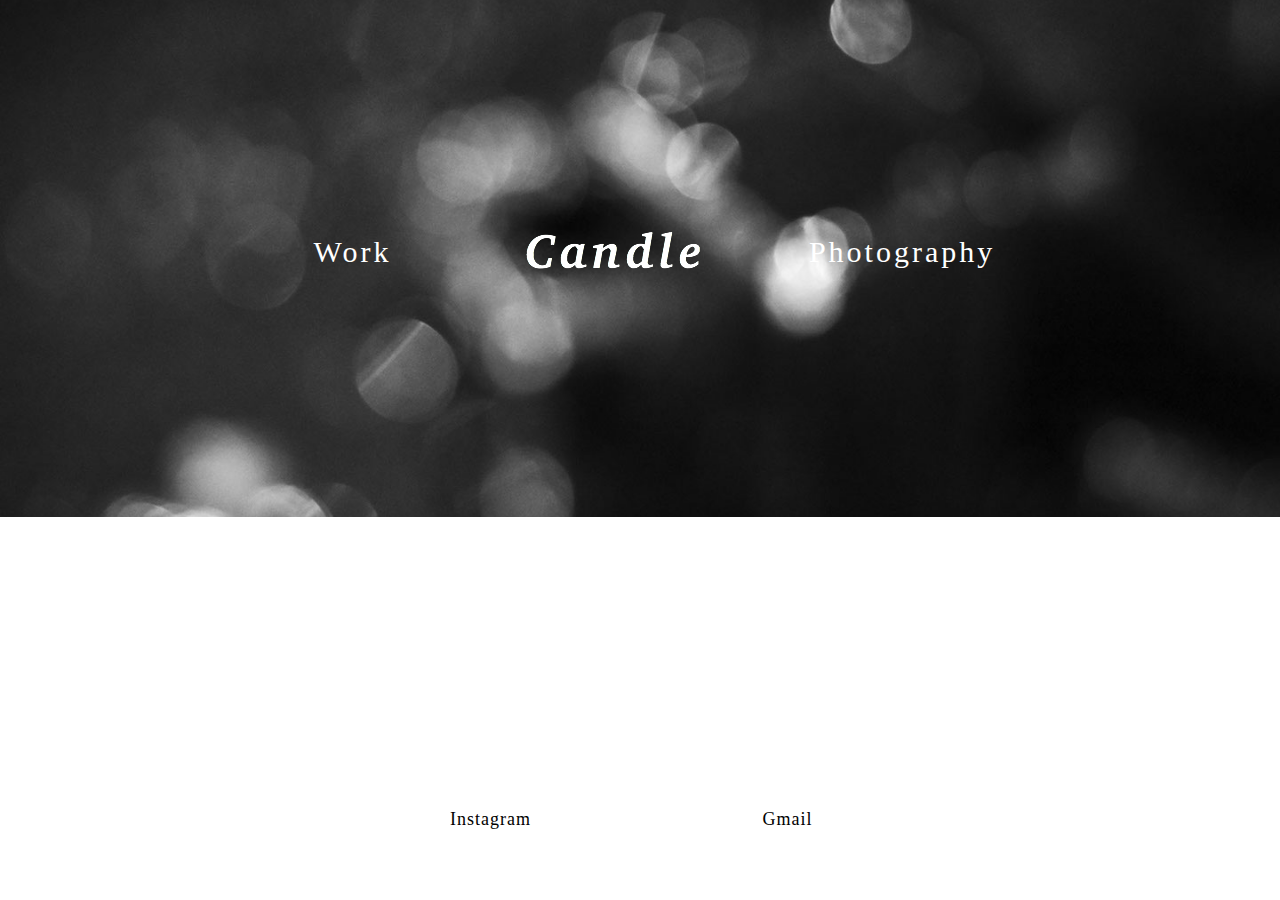
<file: work.html>
<!DOCTYPE html>
<html class="nojs html css_verticalspacer" lang="zh-TW">
 <head>

  <meta http-equiv="Content-type" content="text/html;charset=UTF-8"/>
  <meta name="generator" content="2018.1.1.386"/>
  <meta name="viewport" content="width=device-width, initial-scale=1.0"/>
  
  <script type="text/javascript">
   // Update the 'nojs'/'js' class on the html node
document.documentElement.className = document.documentElement.className.replace(/\bnojs\b/g, 'js');

// Check that all required assets are uploaded and up-to-date
if(typeof Muse == "undefined") window.Muse = {}; window.Muse.assets = {"required":["museutils.js", "museconfig.js", "jquery.watch.js", "require.js", "work.css"], "outOfDate":[]};
</script>
  
  <title>work</title>
  <!-- CSS -->
  <link rel="stylesheet" type="text/css" href="css/site_global.css?crc=444006867"/>
  <link rel="stylesheet" type="text/css" href="css/master_a-__.css?crc=527504308"/>
  <link rel="stylesheet" type="text/css" href="css/work.css?crc=4233581958" id="pagesheet"/>
   </head>
 <body>

  <div class="clearfix borderbox" id="page"><!-- group -->
   <div class="browser_width grpelem" id="u147-bw">
    <div id="u147"><!-- group -->
     <div class="clearfix" id="u147_align_to_page">
      <a class="nonblock nontext Button clearfix grpelem" id="buttonu105" href="sophomore.html" data-visibility="changed" style="visibility:hidden"><!-- container box --><div class="clearfix grpelem" id="u106-4"><!-- content --><p>Work</p></div></a>
      <div class="Button clearfix grpelem" id="buttonu97" data-visibility="changed" style="visibility:hidden"><!-- container box -->
       <div class="grpelem" id="u98"><!-- state-based BG images -->
        <img alt="Candle" src="images/blank.gif?crc=4208392903"/>
        <div class="fluid_height_spacer"></div>
       </div>
      </div>
      <a class="nonblock nontext Button clearfix grpelem" id="buttonu118" href="scenery.html" data-visibility="changed" style="visibility:hidden"><!-- container box --><div class="clearfix grpelem" id="u119-4"><!-- content --><p>Photography</p></div></a>
     </div>
    </div>
   </div>
   <div class="verticalspacer" data-offset-top="0" data-content-above-spacer="500" data-content-below-spacer="100" data-sizePolicy="fixed" data-pintopage="page_fixedLeft"></div>
   <a class="nonblock nontext Button clearfix grpelem" id="buttonu124" href="https://www.instagram.com/canandle/" target="_blank" title="Follow Candle on Instagram" data-visibility="changed" style="visibility:hidden"><!-- container box --><div class="clearfix grpelem" id="u125-4"><!-- content --><p>Instagram</p></div></a>
   <a class="nonblock nontext Button clearfix grpelem" id="buttonu130" href="mailto:candolumo@gmail.com" target="_blank" data-visibility="changed" style="visibility:hidden"><!-- container box --><div class="clearfix grpelem" id="u131-4"><!-- content --><p>Gmail</p></div></a>
  </div>
  <div class="preload_images">
   <img class="preload" src="images/u98-r.png?crc=3938966161" alt=""/>
  </div>
  <!-- Other scripts -->
  <script type="text/javascript">
   // Decide whether to suppress missing file error or not based on preference setting
var suppressMissingFileError = false
</script>
  <script type="text/javascript">
   window.Muse.assets.check=function(c){if(!window.Muse.assets.checked){window.Muse.assets.checked=!0;var b={},d=function(a,b){if(window.getComputedStyle){var c=window.getComputedStyle(a,null);return c&&c.getPropertyValue(b)||c&&c[b]||""}if(document.documentElement.currentStyle)return(c=a.currentStyle)&&c[b]||a.style&&a.style[b]||"";return""},a=function(a){if(a.match(/^rgb/))return a=a.replace(/\s+/g,"").match(/([\d\,]+)/gi)[0].split(","),(parseInt(a[0])<<16)+(parseInt(a[1])<<8)+parseInt(a[2]);if(a.match(/^\#/))return parseInt(a.substr(1),
16);return 0},f=function(f){for(var g=document.getElementsByTagName("link"),j=0;j<g.length;j++)if("text/css"==g[j].type){var l=(g[j].href||"").match(/\/?css\/([\w\-]+\.css)\?crc=(\d+)/);if(!l||!l[1]||!l[2])break;b[l[1]]=l[2]}g=document.createElement("div");g.className="version";g.style.cssText="display:none; width:1px; height:1px;";document.getElementsByTagName("body")[0].appendChild(g);for(j=0;j<Muse.assets.required.length;){var l=Muse.assets.required[j],k=l.match(/([\w\-\.]+)\.(\w+)$/),i=k&&k[1]?
k[1]:null,k=k&&k[2]?k[2]:null;switch(k.toLowerCase()){case "css":i=i.replace(/\W/gi,"_").replace(/^([^a-z])/gi,"_$1");g.className+=" "+i;i=a(d(g,"color"));k=a(d(g,"backgroundColor"));i!=0||k!=0?(Muse.assets.required.splice(j,1),"undefined"!=typeof b[l]&&(i!=b[l]>>>24||k!=(b[l]&16777215))&&Muse.assets.outOfDate.push(l)):j++;g.className="version";break;case "js":j++;break;default:throw Error("Unsupported file type: "+k);}}c?c().jquery!="1.8.3"&&Muse.assets.outOfDate.push("jquery-1.8.3.min.js"):Muse.assets.required.push("jquery-1.8.3.min.js");
g.parentNode.removeChild(g);if(Muse.assets.outOfDate.length||Muse.assets.required.length)g="伺服器上的某些檔案可能遺失或不正確。請清除瀏覽器快取後再試一次。若問題持續發生，請聯絡網站作者。",f&&Muse.assets.outOfDate.length&&(g+="\nOut of date: "+Muse.assets.outOfDate.join(",")),f&&Muse.assets.required.length&&(g+="\nMissing: "+Muse.assets.required.join(",")),suppressMissingFileError?(g+="\nUse SuppressMissingFileError key in AppPrefs.xml to show missing file error pop up.",console.log(g)):alert(g)};location&&location.search&&location.search.match&&location.search.match(/muse_debug/gi)?
setTimeout(function(){f(!0)},5E3):f()}};
var muse_init=function(){require.config({baseUrl:""});require(["jquery","museutils","whatinput","jquery.watch"],function(c){var $ = c;$(document).ready(function(){try{
window.Muse.assets.check($);/* body */
Muse.Utils.transformMarkupToFixBrowserProblemsPreInit();/* body */
Muse.Utils.prepHyperlinks(true);/* body */
Muse.Utils.resizeHeight('.browser_width');/* resize height */
Muse.Utils.requestAnimationFrame(function() { $('body').addClass('initialized'); });/* mark body as initialized */
Muse.Utils.makeButtonsVisibleAfterSettingMinWidth();/* body */
Muse.Utils.fullPage('#page');/* 100% height page */
Muse.Utils.showWidgetsWhenReady();/* body */
Muse.Utils.transformMarkupToFixBrowserProblems();/* body */
}catch(b){if(b&&"function"==typeof b.notify?b.notify():Muse.Assert.fail("Error calling selector function: "+b),false)throw b;}})})};

</script>
  <!-- RequireJS script -->
  <script src="scripts/require.js?crc=4177726516" type="text/javascript" async data-main="scripts/museconfig.js?crc=3936894949" onload="if (requirejs) requirejs.onError = function(requireType, requireModule) { if (requireType && requireType.toString && requireType.toString().indexOf && 0 <= requireType.toString().indexOf('#scripterror')) window.Muse.assets.check(); }" onerror="window.Muse.assets.check();"></script>
   </body>
</html>
</file>
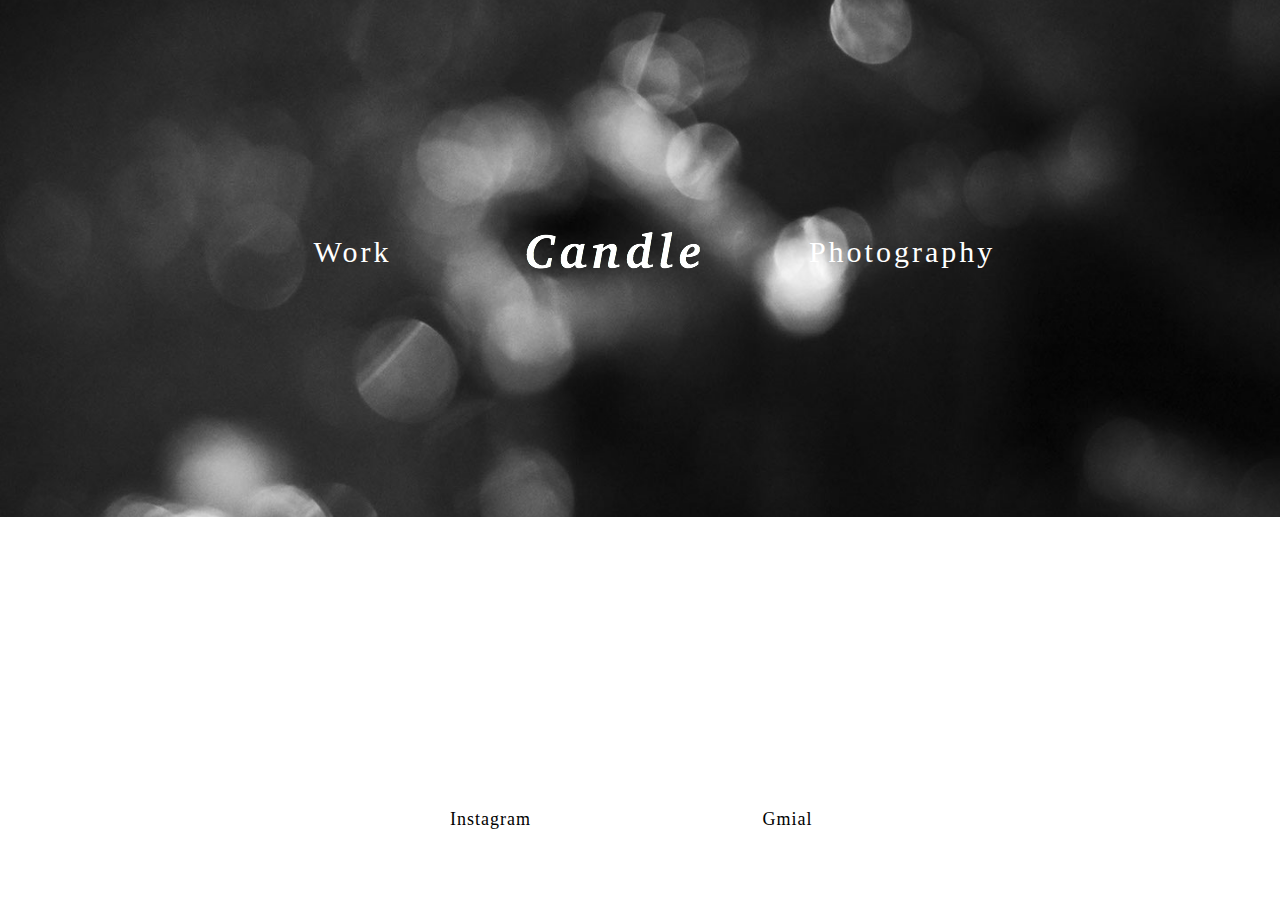
<file: MuseExport/photography.html>
<!DOCTYPE html>
<html class="nojs html css_verticalspacer" lang="zh-TW">
 <head>

  <meta http-equiv="Content-type" content="text/html;charset=UTF-8"/>
  <meta name="generator" content="2018.1.1.386"/>
  <meta name="viewport" content="width=device-width, initial-scale=1.0"/>
  
  <script type="text/javascript">
   // Update the 'nojs'/'js' class on the html node
document.documentElement.className = document.documentElement.className.replace(/\bnojs\b/g, 'js');

// Check that all required assets are uploaded and up-to-date
if(typeof Muse == "undefined") window.Muse = {}; window.Muse.assets = {"required":["museutils.js", "museconfig.js", "jquery.watch.js", "require.js", "photography.css"], "outOfDate":[]};
</script>
  
  <title>Photography</title>
  <!-- CSS -->
  <link rel="stylesheet" type="text/css" href="css/site_global.css?crc=444006867"/>
  <link rel="stylesheet" type="text/css" href="css/master_a-__.css?crc=4083720196"/>
  <link rel="stylesheet" type="text/css" href="css/photography.css?crc=4233581958" id="pagesheet"/>
   </head>
 <body>

  <div class="clearfix borderbox" id="page"><!-- group -->
   <div class="browser_width grpelem" id="u147-bw">
    <div id="u147"><!-- group -->
     <div class="clearfix" id="u147_align_to_page">
      <a class="nonblock nontext Button clearfix grpelem" id="buttonu105" href="sophomore.html" data-visibility="changed" style="visibility:hidden"><!-- container box --><div class="clearfix grpelem" id="u106-4"><!-- content --><p>Work</p></div></a>
      <div class="Button clearfix grpelem" id="buttonu97" data-visibility="changed" style="visibility:hidden"><!-- container box -->
       <div class="grpelem" id="u98"><!-- state-based BG images -->
        <img alt="Candle" src="images/blank.gif?crc=4208392903"/>
        <div class="fluid_height_spacer"></div>
       </div>
      </div>
      <a class="nonblock nontext Button clearfix grpelem" id="buttonu118" href="scenery.html" data-visibility="changed" style="visibility:hidden"><!-- container box --><div class="clearfix grpelem" id="u119-4"><!-- content --><p>Photography</p></div></a>
     </div>
    </div>
   </div>
   <div class="verticalspacer" data-offset-top="0" data-content-above-spacer="500" data-content-below-spacer="100" data-sizePolicy="fixed" data-pintopage="page_fixedLeft"></div>
   <a class="nonblock nontext Button clearfix grpelem" id="buttonu124" href="https://www.instagram.com/canandle/" target="_blank" title="Follow Candle on Instagram" data-visibility="changed" style="visibility:hidden"><!-- container box --><div class="clearfix grpelem" id="u125-4"><!-- content --><p>Instagram</p></div></a>
   <a class="nonblock nontext Button clearfix grpelem" id="buttonu130" href="mailto:candolumo@gmail.com" target="_blank" data-visibility="changed" style="visibility:hidden"><!-- container box --><div class="clearfix grpelem" id="u131-4"><!-- content --><p>Gmial</p></div></a>
  </div>
  <div class="preload_images">
   <img class="preload" src="images/u98-r.png?crc=3938966161" alt=""/>
  </div>
  <!-- Other scripts -->
  <script type="text/javascript">
   // Decide whether to suppress missing file error or not based on preference setting
var suppressMissingFileError = false
</script>
  <script type="text/javascript">
   window.Muse.assets.check=function(c){if(!window.Muse.assets.checked){window.Muse.assets.checked=!0;var b={},d=function(a,b){if(window.getComputedStyle){var c=window.getComputedStyle(a,null);return c&&c.getPropertyValue(b)||c&&c[b]||""}if(document.documentElement.currentStyle)return(c=a.currentStyle)&&c[b]||a.style&&a.style[b]||"";return""},a=function(a){if(a.match(/^rgb/))return a=a.replace(/\s+/g,"").match(/([\d\,]+)/gi)[0].split(","),(parseInt(a[0])<<16)+(parseInt(a[1])<<8)+parseInt(a[2]);if(a.match(/^\#/))return parseInt(a.substr(1),
16);return 0},f=function(f){for(var g=document.getElementsByTagName("link"),j=0;j<g.length;j++)if("text/css"==g[j].type){var l=(g[j].href||"").match(/\/?css\/([\w\-]+\.css)\?crc=(\d+)/);if(!l||!l[1]||!l[2])break;b[l[1]]=l[2]}g=document.createElement("div");g.className="version";g.style.cssText="display:none; width:1px; height:1px;";document.getElementsByTagName("body")[0].appendChild(g);for(j=0;j<Muse.assets.required.length;){var l=Muse.assets.required[j],k=l.match(/([\w\-\.]+)\.(\w+)$/),i=k&&k[1]?
k[1]:null,k=k&&k[2]?k[2]:null;switch(k.toLowerCase()){case "css":i=i.replace(/\W/gi,"_").replace(/^([^a-z])/gi,"_$1");g.className+=" "+i;i=a(d(g,"color"));k=a(d(g,"backgroundColor"));i!=0||k!=0?(Muse.assets.required.splice(j,1),"undefined"!=typeof b[l]&&(i!=b[l]>>>24||k!=(b[l]&16777215))&&Muse.assets.outOfDate.push(l)):j++;g.className="version";break;case "js":j++;break;default:throw Error("Unsupported file type: "+k);}}c?c().jquery!="1.8.3"&&Muse.assets.outOfDate.push("jquery-1.8.3.min.js"):Muse.assets.required.push("jquery-1.8.3.min.js");
g.parentNode.removeChild(g);if(Muse.assets.outOfDate.length||Muse.assets.required.length)g="伺服器上的某些檔案可能遺失或不正確。請清除瀏覽器快取後再試一次。若問題持續發生，請聯絡網站作者。",f&&Muse.assets.outOfDate.length&&(g+="\nOut of date: "+Muse.assets.outOfDate.join(",")),f&&Muse.assets.required.length&&(g+="\nMissing: "+Muse.assets.required.join(",")),suppressMissingFileError?(g+="\nUse SuppressMissingFileError key in AppPrefs.xml to show missing file error pop up.",console.log(g)):alert(g)};location&&location.search&&location.search.match&&location.search.match(/muse_debug/gi)?
setTimeout(function(){f(!0)},5E3):f()}};
var muse_init=function(){require.config({baseUrl:""});require(["jquery","museutils","whatinput","jquery.watch"],function(c){var $ = c;$(document).ready(function(){try{
window.Muse.assets.check($);/* body */
Muse.Utils.transformMarkupToFixBrowserProblemsPreInit();/* body */
Muse.Utils.prepHyperlinks(true);/* body */
Muse.Utils.resizeHeight('.browser_width');/* resize height */
Muse.Utils.requestAnimationFrame(function() { $('body').addClass('initialized'); });/* mark body as initialized */
Muse.Utils.makeButtonsVisibleAfterSettingMinWidth();/* body */
Muse.Utils.fullPage('#page');/* 100% height page */
Muse.Utils.showWidgetsWhenReady();/* body */
Muse.Utils.transformMarkupToFixBrowserProblems();/* body */
}catch(b){if(b&&"function"==typeof b.notify?b.notify():Muse.Assert.fail("Error calling selector function: "+b),false)throw b;}})})};

</script>
  <!-- RequireJS script -->
  <script src="scripts/require.js?crc=4177726516" type="text/javascript" async data-main="scripts/museconfig.js?crc=3936894949" onload="if (requirejs) requirejs.onError = function(requireType, requireModule) { if (requireType && requireType.toString && requireType.toString().indexOf && 0 <= requireType.toString().indexOf('#scripterror')) window.Muse.assets.check(); }" onerror="window.Muse.assets.check();"></script>
   </body>
</html>
</file>
<file: css/site_global.css>
html{min-height:100%;min-width:100%;-ms-text-size-adjust:none;}body,div,dl,dt,dd,ul,ol,li,nav,h1,h2,h3,h4,h5,h6,pre,code,form,fieldset,legend,input,button,textarea,p,blockquote,th,td,a{margin:0px;padding:0px;border-width:0px;border-style:solid;border-color:transparent;-webkit-transform-origin:left top;-ms-transform-origin:left top;-o-transform-origin:left top;transform-origin:left top;background-repeat:no-repeat;}button.submit-btn{-moz-box-sizing:content-box;-webkit-box-sizing:content-box;box-sizing:content-box;}.transition{-webkit-transition-property:background-image,background-position,background-color,border-color,border-radius,color,font-size,font-style,font-weight,letter-spacing,line-height,text-align,box-shadow,text-shadow,opacity;transition-property:background-image,background-position,background-color,border-color,border-radius,color,font-size,font-style,font-weight,letter-spacing,line-height,text-align,box-shadow,text-shadow,opacity;}.transition *{-webkit-transition:inherit;transition:inherit;}table{border-collapse:collapse;border-spacing:0px;}fieldset,img{border:0px;border-style:solid;-webkit-transform-origin:left top;-ms-transform-origin:left top;-o-transform-origin:left top;transform-origin:left top;}address,caption,cite,code,dfn,em,strong,th,var,optgroup{font-style:inherit;font-weight:inherit;}del,ins{text-decoration:none;}li{list-style:none;}caption,th{text-align:left;}h1,h2,h3,h4,h5,h6{font-size:100%;font-weight:inherit;}input,button,textarea,select,optgroup,option{font-family:inherit;font-size:inherit;font-style:inherit;font-weight:inherit;}.form-grp input,.form-grp textarea{-webkit-appearance:none;-webkit-border-radius:0;}body{font-family:Arial, Helvetica Neue, Helvetica, sans-serif;text-align:left;font-size:14px;line-height:17px;word-wrap:break-word;text-rendering:optimizeLegibility;-moz-font-feature-settings:'liga';-ms-font-feature-settings:'liga';-webkit-font-feature-settings:'liga';font-feature-settings:'liga';}a:link{color:#0000FF;text-decoration:underline;}a:visited{color:#800080;text-decoration:underline;}a:hover{color:#0000FF;text-decoration:underline;}a:active{color:#EE0000;text-decoration:underline;}a.nontext{color:black;text-decoration:none;font-style:normal;font-weight:normal;}.normal_text{color:#000000;direction:ltr;font-family:Arial, Helvetica Neue, Helvetica, sans-serif;font-size:14px;font-style:normal;font-weight:normal;letter-spacing:0px;line-height:17px;text-align:left;text-decoration:none;text-indent:0px;text-transform:none;vertical-align:0px;padding:0px;}.list0 li:before{position:absolute;right:100%;letter-spacing:0px;text-decoration:none;font-weight:normal;font-style:normal;}.rtl-list li:before{right:auto;left:100%;}.nls-None > li:before,.nls-None .list3 > li:before,.nls-None .list6 > li:before{margin-right:6px;content:'•';}.nls-None .list1 > li:before,.nls-None .list4 > li:before,.nls-None .list7 > li:before{margin-right:6px;content:'○';}.nls-None,.nls-None .list1,.nls-None .list2,.nls-None .list3,.nls-None .list4,.nls-None .list5,.nls-None .list6,.nls-None .list7,.nls-None .list8{padding-left:34px;}.nls-None.rtl-list,.nls-None .list1.rtl-list,.nls-None .list2.rtl-list,.nls-None .list3.rtl-list,.nls-None .list4.rtl-list,.nls-None .list5.rtl-list,.nls-None .list6.rtl-list,.nls-None .list7.rtl-list,.nls-None .list8.rtl-list{padding-left:0px;padding-right:34px;}.nls-None .list2 > li:before,.nls-None .list5 > li:before,.nls-None .list8 > li:before{margin-right:6px;content:'-';}.nls-None.rtl-list > li:before,.nls-None .list1.rtl-list > li:before,.nls-None .list2.rtl-list > li:before,.nls-None .list3.rtl-list > li:before,.nls-None .list4.rtl-list > li:before,.nls-None .list5.rtl-list > li:before,.nls-None .list6.rtl-list > li:before,.nls-None .list7.rtl-list > li:before,.nls-None .list8.rtl-list > li:before{margin-right:0px;margin-left:6px;}.TabbedPanelsTab{white-space:nowrap;}.MenuBar .MenuBarView,.MenuBar .SubMenuView{display:block;list-style:none;}.MenuBar .SubMenu{display:none;position:absolute;}.NoWrap{white-space:nowrap;word-wrap:normal;}.rootelem{margin-left:auto;margin-right:auto;}.colelem{display:inline;float:left;clear:both;}.clearfix:after{content:"\0020";visibility:hidden;display:block;height:0px;clear:both;}*:first-child+html .clearfix{zoom:1;}.clip_frame{overflow:hidden;}.popup_anchor{position:relative;width:0px;height:0px;}.allow_click_through *{pointer-events:auto;}.popup_element{z-index:100000;}.svg{display:block;vertical-align:top;}span.wrap{content:'';clear:left;display:block;}span.actAsInlineDiv{display:inline-block;}.position_content,.excludeFromNormalFlow{float:left;}.preload_images{position:absolute;overflow:hidden;left:-9999px;top:-9999px;height:1px;width:1px;}.preload{height:1px;width:1px;}.animateStates{-webkit-transition:0.3s ease-in-out;-moz-transition:0.3s ease-in-out;-o-transition:0.3s ease-in-out;transition:0.3s ease-in-out;}[data-whatinput="mouse"] *:focus,[data-whatinput="touch"] *:focus,input:focus,textarea:focus{outline:none;}textarea{resize:none;overflow:auto;}.allow_click_through,.fld-prompt{pointer-events:none;}.wrapped-input{position:absolute;top:0px;left:0px;background:transparent;border:none;}.submit-btn{z-index:50000;cursor:pointer;}.anchor_item{width:22px;height:18px;}.MenuBar .SubMenuVisible,.MenuBarVertical .SubMenuVisible,.MenuBar .SubMenu .SubMenuVisible,.popup_element.Active,span.actAsPara,.actAsDiv,a.nonblock.nontext,img.block{display:block;}.widget_invisible,.js .invi,.js .mse_pre_init{visibility:hidden;}.ose_ei{visibility:hidden;z-index:0;}.no_vert_scroll{overflow-y:hidden;}.always_vert_scroll{overflow-y:scroll;}.always_horz_scroll{overflow-x:scroll;}.fullscreen{overflow:hidden;left:0px;top:0px;position:fixed;height:100%;width:100%;-moz-box-sizing:border-box;-webkit-box-sizing:border-box;-ms-box-sizing:border-box;box-sizing:border-box;}.fullwidth{position:absolute;}.borderbox{-moz-box-sizing:border-box;-webkit-box-sizing:border-box;-ms-box-sizing:border-box;box-sizing:border-box;}.scroll_wrapper{position:absolute;overflow:auto;left:0px;right:0px;top:0px;bottom:0px;padding-top:0px;padding-bottom:0px;margin-top:0px;margin-bottom:0px;}.browser_width > *{position:absolute;left:0px;right:0px;}.grpelem,.accordion_wrapper{display:inline;float:left;}.fld-checkbox input[type=checkbox],.fld-radiobutton input[type=radio]{position:absolute;overflow:hidden;clip:rect(0px, 0px, 0px, 0px);height:1px;width:1px;margin:-1px;padding:0px;border:0px;}.fld-checkbox input[type=checkbox] + label,.fld-radiobutton input[type=radio] + label{display:inline-block;background-repeat:no-repeat;cursor:pointer;float:left;width:100%;height:100%;}.pointer_cursor,.fld-recaptcha-mode,.fld-recaptcha-refresh,.fld-recaptcha-help{cursor:pointer;}p,h1,h2,h3,h4,h5,h6,ol,ul,span.actAsPara{max-height:1000000px;}.superscript{vertical-align:super;font-size:66%;line-height:0px;}.subscript{vertical-align:sub;font-size:66%;line-height:0px;}.horizontalSlideShow{-ms-touch-action:pan-y;touch-action:pan-y;}.verticalSlideShow{-ms-touch-action:pan-x;touch-action:pan-x;}.colelem100,.verticalspacer{clear:both;}.list0 li,.MenuBar .MenuItemContainer,.SlideShowContentPanel .fullscreen img,.css_verticalspacer .verticalspacer{position:relative;}.popup_element.Inactive,.js .disn,.js .an_invi,.hidden,.breakpoint{display:none;}#muse_css_mq{position:absolute;display:none;background-color:#FFFFFE;}.fluid_height_spacer{width:0.01px;}.muse_check_css{display:none;position:fixed;}@media screen and (-webkit-min-device-pixel-ratio:0){body{text-rendering:auto;}}
</file>
<file: css/master_a-__.css>
#u147{opacity:1;-ms-filter:"progid:DXImageTransform.Microsoft.Alpha(Opacity=100)";filter:alpha(opacity=100);background:transparent url("../images/dsc_0058_1.jpg?crc=4259543975") no-repeat center center;background-size:cover;}#u147_align_to_page{max-width:960px;}#buttonu105{border-color:#787878;background-color:transparent;border-radius:10px;}#buttonu105:hover{opacity:0.7;-ms-filter:"progid:DXImageTransform.Microsoft.Alpha(Opacity=70)";filter:alpha(opacity=70);border-radius:50px;}#buttonu105.ButtonSelected{opacity:1;-ms-filter:"progid:DXImageTransform.Microsoft.Alpha(Opacity=100)";filter:alpha(opacity=100);border-radius:10px;}#u106-4{background-color:transparent;line-height:36px;color:#FFFFFF;text-align:center;font-size:30px;letter-spacing:3px;font-family:Georgia, Palatino, Palatino Linotype, Times, Times New Roman, serif;}#buttonu105:hover #u106-4 p{color:#FFFFFF;visibility:inherit;}#buttonu97{border-color:#787878;background-color:transparent;border-radius:10px;}#buttonu97:hover{opacity:0.7;-ms-filter:"progid:DXImageTransform.Microsoft.Alpha(Opacity=70)";filter:alpha(opacity=70);}#u98{vertical-align:top;background:transparent url("../images/u98.png?crc=3938966161") no-repeat center;background-size:100%;}#buttonu97:hover #u98{background:transparent url("../images/u98-r.png?crc=3938966161") no-repeat center;background-size:100%;}#buttonu118{border-color:#787878;background-color:transparent;border-radius:10px;}#buttonu118:hover{opacity:0.7;-ms-filter:"progid:DXImageTransform.Microsoft.Alpha(Opacity=70)";filter:alpha(opacity=70);}#u119-4{background-color:transparent;line-height:36px;color:#FFFFFF;text-align:center;font-size:30px;letter-spacing:3px;font-family:Georgia, Palatino, Palatino Linotype, Times, Times New Roman, serif;}#buttonu118:hover #u119-4 p{color:#FFFFFF;visibility:inherit;}#buttonu124{border-color:#787878;background-color:transparent;border-radius:10px;}#buttonu124:hover{background-color:#000000;opacity:0.6;-ms-filter:"progid:DXImageTransform.Microsoft.Alpha(Opacity=60)";filter:alpha(opacity=60);}#u125-4{background-color:transparent;line-height:22px;color:#000000;text-align:center;font-size:18px;letter-spacing:1px;font-family:Georgia, Palatino, Palatino Linotype, Times, Times New Roman, serif;}#buttonu124:hover #u125-4{opacity:0.7;-ms-filter:"progid:DXImageTransform.Microsoft.Alpha(Opacity=70)";filter:alpha(opacity=70);}#buttonu97.ButtonSelected,#buttonu118.ButtonSelected,#buttonu124.ButtonSelected #u125-4{opacity:1;-ms-filter:"progid:DXImageTransform.Microsoft.Alpha(Opacity=100)";filter:alpha(opacity=100);}#buttonu118.ButtonSelected #u119-4 p,#buttonu124:hover #u125-4 p{color:#FFFFFF;visibility:inherit;}#buttonu130{border-color:#787878;background-color:transparent;border-radius:10px;}#buttonu130:hover{background-color:#000000;opacity:0.6;-ms-filter:"progid:DXImageTransform.Microsoft.Alpha(Opacity=60)";filter:alpha(opacity=60);}#buttonu124.ButtonSelected,#buttonu130.ButtonSelected{background-color:transparent;opacity:1;-ms-filter:"progid:DXImageTransform.Microsoft.Alpha(Opacity=100)";filter:alpha(opacity=100);}#u131-4{background-color:transparent;line-height:22px;color:#000000;text-align:center;font-size:18px;letter-spacing:1px;font-family:Georgia, Palatino, Palatino Linotype, Times, Times New Roman, serif;}#buttonu130:hover #u131-4 p{color:#FFFFFF;visibility:inherit;}#buttonu124.ButtonSelected #u125-4 p,#buttonu130.ButtonSelected #u131-4 p{color:#000000;visibility:inherit;}
</file>
<file: css/index.css>
.version.index{color:#0000FC;background-color:#575586;}#page{z-index:1;min-height:438px;background-image:none;border-width:0px;border-color:#000000;background-color:transparent;padding-bottom:62px;width:100%;max-width:960px;margin-left:auto;margin-right:auto;}#u147{z-index:2;min-height:303px;padding-bottom:197px;}#u147_align_to_page{margin-left:auto;margin-right:auto;position:relative;}#buttonu105{z-index:7;padding-bottom:7px;position:relative;margin-right:-10000px;margin-top:227px;width:19.48%;left:10.32%;}#buttonu105:hover{min-height:0px;width:19.48%;margin:227px -10000px 0px 0%;}#buttonu105.ButtonSelected{min-height:0px;width:19.48%;margin:227px -10000px 0px 0%;}#u106-4{z-index:8;min-height:23px;position:relative;margin-right:-10000px;margin-top:7px;width:63.64%;left:18.19%;}#buttonu105:hover #u106-4{padding-top:0px;padding-bottom:0px;min-height:23px;width:63.64%;margin:7px -10000px 0px 0%;}#buttonu105.ButtonSelected #u106-4{padding-top:0px;padding-bottom:0px;min-height:23px;width:63.64%;margin:7px -10000px 0px 0%;}#buttonu97{z-index:3;padding-bottom:33px;position:relative;margin-right:-10000px;margin-top:180px;width:24.17%;left:35.21%;}#buttonu97:hover{min-height:0px;width:24.17%;margin:180px -10000px 0px 0%;}#buttonu97.ButtonSelected{min-height:0px;width:24.17%;margin:180px -10000px 0px 0%;}#u98{z-index:5;position:relative;margin-right:-10000px;margin-top:32px;width:92.68%;left:3.45%;}#u98 .fluid_height_spacer{padding-bottom:26.976744186046513%;}#buttonu118{z-index:12;padding-bottom:25px;position:relative;margin-right:-10000px;margin-top:209px;width:25%;left:64.8%;}#buttonu118:hover{min-height:0px;width:25%;margin:209px -10000px 0px 0%;}#buttonu118.ButtonSelected{min-height:0px;width:25%;margin:209px -10000px 0px 0%;}#u119-4{z-index:13;min-height:23px;position:relative;margin-right:-10000px;margin-top:25px;width:85.84%;left:7.09%;}#buttonu118:hover #u119-4{padding-top:0px;padding-bottom:0px;min-height:23px;width:85.84%;margin:25px -10000px 0px 0%;}#buttonu118.ButtonSelected #u119-4{padding-top:0px;padding-bottom:0px;min-height:23px;width:85.84%;margin:25px -10000px 0px 0%;}.js body{visibility:hidden;}.js body.initialized{visibility:visible;}#u147-bw{z-index:2;min-height:303px;}.css_verticalspacer .verticalspacer{height:calc(100vh - 600px);}#buttonu124{z-index:17;padding-bottom:8px;position:relative;margin-right:-10000px;width:13.76%;left:27.61%;}#buttonu124:hover{min-height:0px;width:13.76%;margin:0px -10000px 0px 0%;}#u125-4{z-index:18;min-height:22px;position:relative;margin-right:-10000px;margin-top:8px;width:78.04%;left:10.61%;}#buttonu124:hover #u125-4{padding-top:0px;padding-bottom:0px;min-height:22px;width:78.04%;margin:8px -10000px 0px 0%;}#buttonu130{z-index:22;padding-bottom:8px;position:relative;margin-right:-10000px;width:13.76%;left:58.55%;}#buttonu124.ButtonSelected,#buttonu130:hover{min-height:0px;width:13.76%;margin:0px -10000px 0px 0%;}#buttonu130.ButtonSelected{min-height:0px;width:13.76%;margin:0px -10000px 0px 0%;}#u131-4{z-index:23;min-height:22px;position:relative;margin-right:-10000px;margin-top:8px;width:78.04%;left:10.61%;}#buttonu124.ButtonSelected #u125-4,#buttonu130:hover #u131-4{padding-top:0px;padding-bottom:0px;min-height:22px;width:78.04%;margin:8px -10000px 0px 0%;}#buttonu130.ButtonSelected #u131-4{padding-top:0px;padding-bottom:0px;min-height:22px;width:78.04%;margin:8px -10000px 0px 0%;}#muse_css_mq,.html{background-color:#FFFFFF;}body{position:relative;min-width:320px;}.verticalspacer{min-height:1px;}
</file>
<file: MuseExport/css/site_global.css>
html{min-height:100%;min-width:100%;-ms-text-size-adjust:none;}body,div,dl,dt,dd,ul,ol,li,nav,h1,h2,h3,h4,h5,h6,pre,code,form,fieldset,legend,input,button,textarea,p,blockquote,th,td,a{margin:0px;padding:0px;border-width:0px;border-style:solid;border-color:transparent;-webkit-transform-origin:left top;-ms-transform-origin:left top;-o-transform-origin:left top;transform-origin:left top;background-repeat:no-repeat;}button.submit-btn{-moz-box-sizing:content-box;-webkit-box-sizing:content-box;box-sizing:content-box;}.transition{-webkit-transition-property:background-image,background-position,background-color,border-color,border-radius,color,font-size,font-style,font-weight,letter-spacing,line-height,text-align,box-shadow,text-shadow,opacity;transition-property:background-image,background-position,background-color,border-color,border-radius,color,font-size,font-style,font-weight,letter-spacing,line-height,text-align,box-shadow,text-shadow,opacity;}.transition *{-webkit-transition:inherit;transition:inherit;}table{border-collapse:collapse;border-spacing:0px;}fieldset,img{border:0px;border-style:solid;-webkit-transform-origin:left top;-ms-transform-origin:left top;-o-transform-origin:left top;transform-origin:left top;}address,caption,cite,code,dfn,em,strong,th,var,optgroup{font-style:inherit;font-weight:inherit;}del,ins{text-decoration:none;}li{list-style:none;}caption,th{text-align:left;}h1,h2,h3,h4,h5,h6{font-size:100%;font-weight:inherit;}input,button,textarea,select,optgroup,option{font-family:inherit;font-size:inherit;font-style:inherit;font-weight:inherit;}.form-grp input,.form-grp textarea{-webkit-appearance:none;-webkit-border-radius:0;}body{font-family:Arial, Helvetica Neue, Helvetica, sans-serif;text-align:left;font-size:14px;line-height:17px;word-wrap:break-word;text-rendering:optimizeLegibility;-moz-font-feature-settings:'liga';-ms-font-feature-settings:'liga';-webkit-font-feature-settings:'liga';font-feature-settings:'liga';}a:link{color:#0000FF;text-decoration:underline;}a:visited{color:#800080;text-decoration:underline;}a:hover{color:#0000FF;text-decoration:underline;}a:active{color:#EE0000;text-decoration:underline;}a.nontext{color:black;text-decoration:none;font-style:normal;font-weight:normal;}.normal_text{color:#000000;direction:ltr;font-family:Arial, Helvetica Neue, Helvetica, sans-serif;font-size:14px;font-style:normal;font-weight:normal;letter-spacing:0px;line-height:17px;text-align:left;text-decoration:none;text-indent:0px;text-transform:none;vertical-align:0px;padding:0px;}.list0 li:before{position:absolute;right:100%;letter-spacing:0px;text-decoration:none;font-weight:normal;font-style:normal;}.rtl-list li:before{right:auto;left:100%;}.nls-None > li:before,.nls-None .list3 > li:before,.nls-None .list6 > li:before{margin-right:6px;content:'•';}.nls-None .list1 > li:before,.nls-None .list4 > li:before,.nls-None .list7 > li:before{margin-right:6px;content:'○';}.nls-None,.nls-None .list1,.nls-None .list2,.nls-None .list3,.nls-None .list4,.nls-None .list5,.nls-None .list6,.nls-None .list7,.nls-None .list8{padding-left:34px;}.nls-None.rtl-list,.nls-None .list1.rtl-list,.nls-None .list2.rtl-list,.nls-None .list3.rtl-list,.nls-None .list4.rtl-list,.nls-None .list5.rtl-list,.nls-None .list6.rtl-list,.nls-None .list7.rtl-list,.nls-None .list8.rtl-list{padding-left:0px;padding-right:34px;}.nls-None .list2 > li:before,.nls-None .list5 > li:before,.nls-None .list8 > li:before{margin-right:6px;content:'-';}.nls-None.rtl-list > li:before,.nls-None .list1.rtl-list > li:before,.nls-None .list2.rtl-list > li:before,.nls-None .list3.rtl-list > li:before,.nls-None .list4.rtl-list > li:before,.nls-None .list5.rtl-list > li:before,.nls-None .list6.rtl-list > li:before,.nls-None .list7.rtl-list > li:before,.nls-None .list8.rtl-list > li:before{margin-right:0px;margin-left:6px;}.TabbedPanelsTab{white-space:nowrap;}.MenuBar .MenuBarView,.MenuBar .SubMenuView{display:block;list-style:none;}.MenuBar .SubMenu{display:none;position:absolute;}.NoWrap{white-space:nowrap;word-wrap:normal;}.rootelem{margin-left:auto;margin-right:auto;}.colelem{display:inline;float:left;clear:both;}.clearfix:after{content:"\0020";visibility:hidden;display:block;height:0px;clear:both;}*:first-child+html .clearfix{zoom:1;}.clip_frame{overflow:hidden;}.popup_anchor{position:relative;width:0px;height:0px;}.allow_click_through *{pointer-events:auto;}.popup_element{z-index:100000;}.svg{display:block;vertical-align:top;}span.wrap{content:'';clear:left;display:block;}span.actAsInlineDiv{display:inline-block;}.position_content,.excludeFromNormalFlow{float:left;}.preload_images{position:absolute;overflow:hidden;left:-9999px;top:-9999px;height:1px;width:1px;}.preload{height:1px;width:1px;}.animateStates{-webkit-transition:0.3s ease-in-out;-moz-transition:0.3s ease-in-out;-o-transition:0.3s ease-in-out;transition:0.3s ease-in-out;}[data-whatinput="mouse"] *:focus,[data-whatinput="touch"] *:focus,input:focus,textarea:focus{outline:none;}textarea{resize:none;overflow:auto;}.allow_click_through,.fld-prompt{pointer-events:none;}.wrapped-input{position:absolute;top:0px;left:0px;background:transparent;border:none;}.submit-btn{z-index:50000;cursor:pointer;}.anchor_item{width:22px;height:18px;}.MenuBar .SubMenuVisible,.MenuBarVertical .SubMenuVisible,.MenuBar .SubMenu .SubMenuVisible,.popup_element.Active,span.actAsPara,.actAsDiv,a.nonblock.nontext,img.block{display:block;}.widget_invisible,.js .invi,.js .mse_pre_init{visibility:hidden;}.ose_ei{visibility:hidden;z-index:0;}.no_vert_scroll{overflow-y:hidden;}.always_vert_scroll{overflow-y:scroll;}.always_horz_scroll{overflow-x:scroll;}.fullscreen{overflow:hidden;left:0px;top:0px;position:fixed;height:100%;width:100%;-moz-box-sizing:border-box;-webkit-box-sizing:border-box;-ms-box-sizing:border-box;box-sizing:border-box;}.fullwidth{position:absolute;}.borderbox{-moz-box-sizing:border-box;-webkit-box-sizing:border-box;-ms-box-sizing:border-box;box-sizing:border-box;}.scroll_wrapper{position:absolute;overflow:auto;left:0px;right:0px;top:0px;bottom:0px;padding-top:0px;padding-bottom:0px;margin-top:0px;margin-bottom:0px;}.browser_width > *{position:absolute;left:0px;right:0px;}.grpelem,.accordion_wrapper{display:inline;float:left;}.fld-checkbox input[type=checkbox],.fld-radiobutton input[type=radio]{position:absolute;overflow:hidden;clip:rect(0px, 0px, 0px, 0px);height:1px;width:1px;margin:-1px;padding:0px;border:0px;}.fld-checkbox input[type=checkbox] + label,.fld-radiobutton input[type=radio] + label{display:inline-block;background-repeat:no-repeat;cursor:pointer;float:left;width:100%;height:100%;}.pointer_cursor,.fld-recaptcha-mode,.fld-recaptcha-refresh,.fld-recaptcha-help{cursor:pointer;}p,h1,h2,h3,h4,h5,h6,ol,ul,span.actAsPara{max-height:1000000px;}.superscript{vertical-align:super;font-size:66%;line-height:0px;}.subscript{vertical-align:sub;font-size:66%;line-height:0px;}.horizontalSlideShow{-ms-touch-action:pan-y;touch-action:pan-y;}.verticalSlideShow{-ms-touch-action:pan-x;touch-action:pan-x;}.colelem100,.verticalspacer{clear:both;}.list0 li,.MenuBar .MenuItemContainer,.SlideShowContentPanel .fullscreen img,.css_verticalspacer .verticalspacer{position:relative;}.popup_element.Inactive,.js .disn,.js .an_invi,.hidden,.breakpoint{display:none;}#muse_css_mq{position:absolute;display:none;background-color:#FFFFFE;}.fluid_height_spacer{width:0.01px;}.muse_check_css{display:none;position:fixed;}@media screen and (-webkit-min-device-pixel-ratio:0){body{text-rendering:auto;}}
</file>
<file: MuseExport/css/master_a-__.css>
#u147{opacity:1;-ms-filter:"progid:DXImageTransform.Microsoft.Alpha(Opacity=100)";filter:alpha(opacity=100);background:transparent url("../images/dsc_0058_1.jpg?crc=4259543975") no-repeat center center;background-size:cover;}#u147_align_to_page{max-width:960px;}#buttonu105{border-color:#787878;background-color:transparent;border-radius:10px;}#buttonu105:hover{opacity:0.7;-ms-filter:"progid:DXImageTransform.Microsoft.Alpha(Opacity=70)";filter:alpha(opacity=70);border-radius:50px;}#buttonu105.ButtonSelected{opacity:1;-ms-filter:"progid:DXImageTransform.Microsoft.Alpha(Opacity=100)";filter:alpha(opacity=100);border-radius:10px;}#u106-4{background-color:transparent;letter-spacing:3px;color:#FFFFFF;line-height:36px;text-align:center;font-size:30px;font-family:Georgia, Palatino, Palatino Linotype, Times, Times New Roman, serif;}#buttonu105:hover #u106-4 p{color:#FFFFFF;visibility:inherit;}#buttonu97{border-color:#787878;background-color:transparent;border-radius:10px;}#buttonu97:hover{opacity:0.7;-ms-filter:"progid:DXImageTransform.Microsoft.Alpha(Opacity=70)";filter:alpha(opacity=70);}#u98{vertical-align:top;background:transparent url("../images/u98.png?crc=3938966161") no-repeat center;background-size:100%;}#buttonu97:hover #u98{background:transparent url("../images/u98-r.png?crc=3938966161") no-repeat center;background-size:100%;}#buttonu118{border-color:#787878;background-color:transparent;border-radius:10px;}#buttonu118:hover{opacity:0.7;-ms-filter:"progid:DXImageTransform.Microsoft.Alpha(Opacity=70)";filter:alpha(opacity=70);}#u119-4{background-color:transparent;letter-spacing:3px;color:#FFFFFF;line-height:36px;text-align:center;font-size:30px;font-family:Georgia, Palatino, Palatino Linotype, Times, Times New Roman, serif;}#buttonu118:hover #u119-4 p{color:#FFFFFF;visibility:inherit;}#buttonu124{border-color:#787878;background-color:transparent;border-radius:10px;}#buttonu124:hover{background-color:#000000;opacity:0.6;-ms-filter:"progid:DXImageTransform.Microsoft.Alpha(Opacity=60)";filter:alpha(opacity=60);}#u125-4{background-color:transparent;letter-spacing:1px;color:#000000;line-height:22px;text-align:center;font-size:18px;font-family:Georgia, Palatino, Palatino Linotype, Times, Times New Roman, serif;}#buttonu124:hover #u125-4{opacity:0.7;-ms-filter:"progid:DXImageTransform.Microsoft.Alpha(Opacity=70)";filter:alpha(opacity=70);}#buttonu97.ButtonSelected,#buttonu118.ButtonSelected,#buttonu124.ButtonSelected #u125-4{opacity:1;-ms-filter:"progid:DXImageTransform.Microsoft.Alpha(Opacity=100)";filter:alpha(opacity=100);}#buttonu118.ButtonSelected #u119-4 p,#buttonu124:hover #u125-4 p{color:#FFFFFF;visibility:inherit;}#buttonu130{border-color:#787878;background-color:transparent;border-radius:10px;}#buttonu130:hover{background-color:#000000;opacity:0.6;-ms-filter:"progid:DXImageTransform.Microsoft.Alpha(Opacity=60)";filter:alpha(opacity=60);}#buttonu124.ButtonSelected,#buttonu130.ButtonSelected{background-color:transparent;opacity:1;-ms-filter:"progid:DXImageTransform.Microsoft.Alpha(Opacity=100)";filter:alpha(opacity=100);}#u131-4{background-color:transparent;letter-spacing:1px;color:#000000;line-height:22px;text-align:center;font-size:18px;font-family:Georgia, Palatino, Palatino Linotype, Times, Times New Roman, serif;}#buttonu130:hover #u131-4 p{color:#FFFFFF;visibility:inherit;}#buttonu124.ButtonSelected #u125-4 p,#buttonu130.ButtonSelected #u131-4 p{color:#000000;visibility:inherit;}
</file>
<file: MuseExport/css/index.css>
.version.index{color:#0000FC;background-color:#575586;}#page{z-index:1;min-height:438px;background-image:none;border-width:0px;border-color:#000000;background-color:transparent;padding-bottom:62px;width:100%;max-width:960px;margin-left:auto;margin-right:auto;}#u147{z-index:2;min-height:303px;padding-bottom:197px;}#u147_align_to_page{margin-left:auto;margin-right:auto;position:relative;}#buttonu105{z-index:7;padding-bottom:7px;position:relative;margin-right:-10000px;margin-top:227px;width:19.48%;left:10.32%;}#buttonu105:hover{min-height:0px;width:19.48%;margin:227px -10000px 0px 0%;}#buttonu105.ButtonSelected{min-height:0px;width:19.48%;margin:227px -10000px 0px 0%;}#u106-4{z-index:8;min-height:23px;position:relative;margin-right:-10000px;margin-top:7px;width:63.64%;left:18.19%;}#buttonu105:hover #u106-4{padding-top:0px;padding-bottom:0px;min-height:23px;width:63.64%;margin:7px -10000px 0px 0%;}#buttonu105.ButtonSelected #u106-4{padding-top:0px;padding-bottom:0px;min-height:23px;width:63.64%;margin:7px -10000px 0px 0%;}#buttonu97{z-index:3;padding-bottom:33px;position:relative;margin-right:-10000px;margin-top:180px;width:24.17%;left:35.21%;}#buttonu97:hover{min-height:0px;width:24.17%;margin:180px -10000px 0px 0%;}#buttonu97.ButtonSelected{min-height:0px;width:24.17%;margin:180px -10000px 0px 0%;}#u98{z-index:5;position:relative;margin-right:-10000px;margin-top:32px;width:92.68%;left:3.45%;}#u98 .fluid_height_spacer{padding-bottom:26.976744186046513%;}#buttonu118{z-index:12;padding-bottom:25px;position:relative;margin-right:-10000px;margin-top:209px;width:25%;left:64.8%;}#buttonu118:hover{min-height:0px;width:25%;margin:209px -10000px 0px 0%;}#buttonu118.ButtonSelected{min-height:0px;width:25%;margin:209px -10000px 0px 0%;}#u119-4{z-index:13;min-height:23px;position:relative;margin-right:-10000px;margin-top:25px;width:85.84%;left:7.09%;}#buttonu118:hover #u119-4{padding-top:0px;padding-bottom:0px;min-height:23px;width:85.84%;margin:25px -10000px 0px 0%;}#buttonu118.ButtonSelected #u119-4{padding-top:0px;padding-bottom:0px;min-height:23px;width:85.84%;margin:25px -10000px 0px 0%;}.js body{visibility:hidden;}.js body.initialized{visibility:visible;}#u147-bw{z-index:2;min-height:303px;}.css_verticalspacer .verticalspacer{height:calc(100vh - 600px);}#buttonu124{z-index:17;padding-bottom:8px;position:relative;margin-right:-10000px;width:13.76%;left:27.61%;}#buttonu124:hover{min-height:0px;width:13.76%;margin:0px -10000px 0px 0%;}#u125-4{z-index:18;min-height:22px;position:relative;margin-right:-10000px;margin-top:8px;width:78.04%;left:10.61%;}#buttonu124:hover #u125-4{padding-top:0px;padding-bottom:0px;min-height:22px;width:78.04%;margin:8px -10000px 0px 0%;}#buttonu130{z-index:22;padding-bottom:8px;position:relative;margin-right:-10000px;width:13.76%;left:58.55%;}#buttonu124.ButtonSelected,#buttonu130:hover{min-height:0px;width:13.76%;margin:0px -10000px 0px 0%;}#buttonu130.ButtonSelected{min-height:0px;width:13.76%;margin:0px -10000px 0px 0%;}#u131-4{z-index:23;min-height:22px;position:relative;margin-right:-10000px;margin-top:8px;width:78.04%;left:10.61%;}#buttonu124.ButtonSelected #u125-4,#buttonu130:hover #u131-4{padding-top:0px;padding-bottom:0px;min-height:22px;width:78.04%;margin:8px -10000px 0px 0%;}#buttonu130.ButtonSelected #u131-4{padding-top:0px;padding-bottom:0px;min-height:22px;width:78.04%;margin:8px -10000px 0px 0%;}#muse_css_mq,.html{background-color:#FFFFFF;}body{position:relative;min-width:320px;}.verticalspacer{min-height:1px;}
</file>
<file: css/master_b-__.css>
#u716{opacity:1;-ms-filter:"progid:DXImageTransform.Microsoft.Alpha(Opacity=100)";filter:alpha(opacity=100);background:transparent url("../images/dsc_0058_1.jpg?crc=4259543975") no-repeat center center;background-size:cover;}#u716_align_to_page{max-width:960px;}#buttonu824{border-color:#787878;background-color:transparent;border-radius:10px;}#buttonu824:hover{opacity:0.7;-ms-filter:"progid:DXImageTransform.Microsoft.Alpha(Opacity=70)";filter:alpha(opacity=70);}#buttonu824.ButtonSelected{opacity:1;-ms-filter:"progid:DXImageTransform.Microsoft.Alpha(Opacity=100)";filter:alpha(opacity=100);}#u825{vertical-align:top;}#u825_states{float:left;background:transparent url("../images/u825_states.png?crc=4029666116") no-repeat center;background-size:100%;}#buttonu824:hover #u825_states{background:transparent url("../images/u825_states-r.png?crc=4029666116") no-repeat center;background-size:100%;}#buttonu805{border-color:#787878;background-color:transparent;border-radius:10px;}#buttonu805:hover{background-color:#141414;opacity:0.7;-ms-filter:"progid:DXImageTransform.Microsoft.Alpha(Opacity=70)";filter:alpha(opacity=70);}#u806{vertical-align:top;background:transparent url("../images/u806.png?crc=3994839789") no-repeat center;background-size:100%;}#buttonu805:hover #u806{background:transparent url("../images/u806-r.png?crc=4268391597") no-repeat center;background-size:100%;}#buttonu727{border-color:#787878;background-color:transparent;border-radius:10px;}#buttonu727:hover{background-color:#141414;opacity:0.7;-ms-filter:"progid:DXImageTransform.Microsoft.Alpha(Opacity=70)";filter:alpha(opacity=70);}#buttonu805.ButtonSelected,#buttonu727.ButtonSelected{background-color:transparent;opacity:1;-ms-filter:"progid:DXImageTransform.Microsoft.Alpha(Opacity=100)";filter:alpha(opacity=100);}#u728{vertical-align:top;background:transparent url("../images/u728.png?crc=4126776915") no-repeat center;background-size:100%;}#buttonu727:hover #u728{background:transparent url("../images/u728-r.png?crc=4047988262") no-repeat center;background-size:100%;}
</file>
<file: css/first-grade.css>
.version.first_grade{color:#0000EF;background-color:#8FE40C;}#page{z-index:1;min-height:399.8499999999997px;background-image:none;border-width:0px;border-color:#000000;background-color:transparent;padding-bottom:100.15000000000032px;width:100%;max-width:960px;margin-left:auto;margin-right:auto;}#u716_align_to_page{margin-left:auto;margin-right:auto;position:relative;}#buttonu824{z-index:11;padding-bottom:36px;margin-bottom:-6px;position:relative;margin-right:-10000px;margin-top:20px;width:19.48%;left:40.32%;}#buttonu824:hover{min-height:0px;width:19.48%;margin:20px -10000px -6px 0%;}#buttonu824.ButtonSelected{min-height:0px;width:19.48%;margin:20px -10000px -6px 0%;}#u825{z-index:13;position:relative;margin-right:-10000px;margin-top:14px;width:63.64%;left:18.19%;}#u825_states{width:100%;}#u825_states .fluid_height_spacer{padding-bottom:30.252100840336134%;}.js body{visibility:hidden;}.js body.initialized{visibility:visible;}#u716,#u716-bw{z-index:2;min-height:100px;}#pbuttonu805{z-index:7;margin-top:31px;width:100%;}#buttonu805{z-index:7;padding-bottom:16px;position:relative;margin-right:-10000px;width:17.3%;left:2.09%;}#buttonu805:hover{min-height:0px;width:17.3%;margin:0px -10000px 0px 0%;}#buttonu805.ButtonSelected{min-height:0px;width:17.3%;margin:0px -10000px 0px 0%;}#u806{z-index:9;position:relative;margin-right:-10000px;margin-top:17px;width:87.35%;left:6.63%;}#u1023-4{z-index:15;display:block;vertical-align:top;position:relative;margin-right:-10000px;margin-top:7px;width:21.46%;left:33.55%;}#u1035-4{z-index:19;display:block;vertical-align:top;position:relative;margin-right:-10000px;margin-top:7px;width:27.51%;left:67.71%;}#pbuttonu727{z-index:3;margin-top:-3px;width:100%;}#buttonu727{z-index:3;padding-bottom:16px;position:relative;margin-right:-10000px;margin-top:34px;width:17.3%;left:2.09%;}#buttonu727:hover{min-height:0px;width:17.3%;margin:34px -10000px 0px 0%;}#buttonu727.ButtonSelected{min-height:0px;width:17.3%;margin:34px -10000px 0px 0%;}#u728{z-index:5;position:relative;margin-right:-10000px;margin-top:17px;width:87.35%;left:6.63%;}#u806 .fluid_height_spacer,#u728 .fluid_height_spacer{padding-bottom:15.862068965517242%;}#u1026-10{z-index:23;display:block;vertical-align:top;position:relative;margin-right:-10000px;width:27.51%;left:33.55%;}#u1038-10{z-index:33;display:block;vertical-align:top;position:relative;margin-right:-10000px;width:27.61%;left:67.61%;}#u1044{z-index:43;height:589px;opacity:1;-ms-filter:"progid:DXImageTransform.Microsoft.Alpha(Opacity=100)";filter:alpha(opacity=100);margin-top:18px;position:relative;width:61.67%;margin-left:33.55%;background:transparent url("../images/img_5998.jpg?crc=3915263840") no-repeat center center;background-size:cover;}#pu1058{z-index:45;margin-top:27px;width:100%;}#u1058{z-index:45;height:158px;opacity:1;-ms-filter:"progid:DXImageTransform.Microsoft.Alpha(Opacity=100)";filter:alpha(opacity=100);position:relative;margin-right:-10000px;width:19.07%;left:33.55%;background:transparent url("../images/img_5968.jpg?crc=82254163") no-repeat left top;background-size:cover;}#u1055{z-index:44;height:316px;opacity:1;-ms-filter:"progid:DXImageTransform.Microsoft.Alpha(Opacity=100)";filter:alpha(opacity=100);position:relative;margin-right:-10000px;width:39.69%;left:55.53%;background:transparent url("../images/58146b9c-4794-4ebb-8aba-c1f64e111f19%e6%8b%b7%e8%b2%9d.jpg?crc=4201615189") no-repeat left top;background-size:cover;}.css_verticalspacer .verticalspacer{height:calc(100vh - 1413px);}#muse_css_mq,.html{background-color:#FFFFFF;}body{position:relative;min-width:320px;}
</file>
<file: css/photography.css>
.version.photography{color:#0000FC;background-color:#575586;}#page{z-index:1;min-height:438px;background-image:none;border-width:0px;border-color:#000000;background-color:transparent;padding-bottom:62px;width:100%;max-width:960px;margin-left:auto;margin-right:auto;}#u147{z-index:2;min-height:303px;padding-bottom:197px;}#u147_align_to_page{margin-left:auto;margin-right:auto;position:relative;}#buttonu105{z-index:7;padding-bottom:7px;position:relative;margin-right:-10000px;margin-top:227px;width:19.48%;left:10.32%;}#buttonu105:hover{min-height:0px;width:19.48%;margin:227px -10000px 0px 0%;}#buttonu105.ButtonSelected{min-height:0px;width:19.48%;margin:227px -10000px 0px 0%;}#u106-4{z-index:8;min-height:23px;position:relative;margin-right:-10000px;margin-top:7px;width:63.64%;left:18.19%;}#buttonu105:hover #u106-4{padding-top:0px;padding-bottom:0px;min-height:23px;width:63.64%;margin:7px -10000px 0px 0%;}#buttonu105.ButtonSelected #u106-4{padding-top:0px;padding-bottom:0px;min-height:23px;width:63.64%;margin:7px -10000px 0px 0%;}#buttonu97{z-index:3;padding-bottom:33px;position:relative;margin-right:-10000px;margin-top:180px;width:24.17%;left:35.21%;}#buttonu97:hover{min-height:0px;width:24.17%;margin:180px -10000px 0px 0%;}#buttonu97.ButtonSelected{min-height:0px;width:24.17%;margin:180px -10000px 0px 0%;}#u98{z-index:5;position:relative;margin-right:-10000px;margin-top:32px;width:92.68%;left:3.45%;}#u98 .fluid_height_spacer{padding-bottom:26.976744186046513%;}#buttonu118{z-index:12;padding-bottom:25px;position:relative;margin-right:-10000px;margin-top:209px;width:25%;left:64.8%;}#buttonu118:hover{min-height:0px;width:25%;margin:209px -10000px 0px 0%;}#buttonu118.ButtonSelected{min-height:0px;width:25%;margin:209px -10000px 0px 0%;}#u119-4{z-index:13;min-height:23px;position:relative;margin-right:-10000px;margin-top:25px;width:85.84%;left:7.09%;}#buttonu118:hover #u119-4{padding-top:0px;padding-bottom:0px;min-height:23px;width:85.84%;margin:25px -10000px 0px 0%;}#buttonu118.ButtonSelected #u119-4{padding-top:0px;padding-bottom:0px;min-height:23px;width:85.84%;margin:25px -10000px 0px 0%;}.js body{visibility:hidden;}.js body.initialized{visibility:visible;}#u147-bw{z-index:2;min-height:303px;}.css_verticalspacer .verticalspacer{height:calc(100vh - 600px);}#buttonu124{z-index:17;padding-bottom:8px;position:relative;margin-right:-10000px;width:13.76%;left:27.61%;}#buttonu124:hover{min-height:0px;width:13.76%;margin:0px -10000px 0px 0%;}#u125-4{z-index:18;min-height:22px;position:relative;margin-right:-10000px;margin-top:8px;width:78.04%;left:10.61%;}#buttonu124:hover #u125-4{padding-top:0px;padding-bottom:0px;min-height:22px;width:78.04%;margin:8px -10000px 0px 0%;}#buttonu130{z-index:22;padding-bottom:8px;position:relative;margin-right:-10000px;width:13.76%;left:58.55%;}#buttonu124.ButtonSelected,#buttonu130:hover{min-height:0px;width:13.76%;margin:0px -10000px 0px 0%;}#buttonu130.ButtonSelected{min-height:0px;width:13.76%;margin:0px -10000px 0px 0%;}#u131-4{z-index:23;min-height:22px;position:relative;margin-right:-10000px;margin-top:8px;width:78.04%;left:10.61%;}#buttonu124.ButtonSelected #u125-4,#buttonu130:hover #u131-4{padding-top:0px;padding-bottom:0px;min-height:22px;width:78.04%;margin:8px -10000px 0px 0%;}#buttonu130.ButtonSelected #u131-4{padding-top:0px;padding-bottom:0px;min-height:22px;width:78.04%;margin:8px -10000px 0px 0%;}#muse_css_mq,.html{background-color:#FFFFFF;}body{position:relative;min-width:320px;}.verticalspacer{min-height:1px;}
</file>
<file: css/sophomore.css>
.version.sophomore{color:#0000E3;background-color:#8DEDFF;}#page{z-index:1;min-height:399.64999999999986px;background-image:none;border-width:0px;border-color:#000000;background-color:transparent;padding-bottom:100.35000000000014px;width:100%;max-width:960px;margin-left:auto;margin-right:auto;}#u716_align_to_page{margin-left:auto;margin-right:auto;position:relative;}#buttonu824{z-index:11;padding-bottom:36px;margin-bottom:-6px;position:relative;margin-right:-10000px;margin-top:20px;width:19.48%;left:40.32%;}#buttonu824:hover{min-height:0px;width:19.48%;margin:20px -10000px -6px 0%;}#buttonu824.ButtonSelected{min-height:0px;width:19.48%;margin:20px -10000px -6px 0%;}#u825{z-index:13;position:relative;margin-right:-10000px;margin-top:14px;width:63.64%;left:18.19%;}#u825_states{width:100%;}#u825_states .fluid_height_spacer{padding-bottom:30.252100840336134%;}.js body{visibility:hidden;}.js body.initialized{visibility:visible;}#u716,#u716-bw{z-index:2;min-height:100px;}#ppbuttonu805{z-index:0;margin-top:7px;width:100%;}#pbuttonu805{z-index:7;padding-bottom:0px;margin-right:-10000px;margin-top:24px;width:17.3%;margin-left:2.09%;}#buttonu805{z-index:7;padding-bottom:16px;position:relative;width:100%;}#buttonu805:hover{min-height:0px;width:100%;margin:0px 0px 0px 0%;}#buttonu805.ButtonSelected{min-height:0px;width:100%;margin:0px 0px 0px 0%;}#u806{z-index:9;position:relative;margin-right:-10000px;margin-top:17px;width:87.35%;left:6.63%;}#buttonu727{z-index:3;padding-bottom:16px;margin-top:31px;position:relative;width:100%;}#buttonu727:hover{min-height:0px;width:100%;margin:31px 0px 0px 0%;}#buttonu727.ButtonSelected{min-height:0px;width:100%;margin:31px 0px 0px 0%;}#u728{z-index:5;position:relative;margin-right:-10000px;margin-top:17px;width:87.35%;left:6.63%;}#u806 .fluid_height_spacer,#u728 .fluid_height_spacer{padding-bottom:15.862068965517242%;}#pu932{z-index:15;padding-bottom:0px;margin-right:-10000px;margin-top:95px;width:17.71%;margin-left:32.3%;}#u932{z-index:15;height:116px;opacity:1;-ms-filter:"progid:DXImageTransform.Microsoft.Alpha(Opacity=100)";filter:alpha(opacity=100);position:relative;width:100%;background:transparent url("../images/%e5%9c%93%e6%9f%b1.jpg?crc=3913085687") no-repeat center center;background-size:cover;}#u935{z-index:16;height:116px;opacity:1;-ms-filter:"progid:DXImageTransform.Microsoft.Alpha(Opacity=100)";filter:alpha(opacity=100);margin-top:22px;position:relative;width:100%;background:transparent url("../images/%e5%b7%a8%e7%9f%b3%e9%99%a3.jpg?crc=451947045") no-repeat center center;background-size:cover;}#u938{z-index:17;height:116px;opacity:1;-ms-filter:"progid:DXImageTransform.Microsoft.Alpha(Opacity=100)";filter:alpha(opacity=100);margin-top:21px;position:relative;width:100%;background:transparent url("../images/%e5%8d%a6%e8%b1%a1.jpg?crc=516369019") no-repeat center center;background-size:cover;}#pu944{z-index:39;margin-right:-10000px;width:53.23%;margin-left:52.71%;}#u944{z-index:39;height:138px;opacity:1;-ms-filter:"progid:DXImageTransform.Microsoft.Alpha(Opacity=100)";filter:alpha(opacity=100);position:relative;width:99.81%;margin-left:0.2%;background:transparent url("../images/%e6%9c%aa%e5%91%bd%e5%90%8d-2_%e5%b7%a5%e4%bd%9c%e5%8d%80%e5%9f%9f%201.png?crc=3794604973") no-repeat left center;background-size:contain;}#u941-21{z-index:18;display:block;vertical-align:top;position:relative;width:76.13%;}#u984{z-index:40;height:499px;opacity:1;-ms-filter:"progid:DXImageTransform.Microsoft.Alpha(Opacity=100)";filter:alpha(opacity=100);margin-top:64px;position:relative;width:65.63%;margin-left:32.3%;background:transparent url("../images/%e4%b8%bb%e8%a6%96%e8%a6%ba.jpg?crc=461612010") no-repeat right center;background-size:cover;}#pu998{z-index:42;margin-top:39px;width:100%;}#u998{z-index:42;height:211px;opacity:1;-ms-filter:"progid:DXImageTransform.Microsoft.Alpha(Opacity=100)";filter:alpha(opacity=100);position:relative;margin-right:-10000px;width:30.42%;left:32.3%;background:transparent url("../images/dsc_0126.jpg?crc=4239127717") no-repeat left top;background-size:cover;}#u995{z-index:41;height:211px;opacity:1;-ms-filter:"progid:DXImageTransform.Microsoft.Alpha(Opacity=100)";filter:alpha(opacity=100);position:relative;margin-right:-10000px;width:30.42%;left:67.5%;background:transparent url("../images/dsc_0183.jpg?crc=465051958") no-repeat left top;background-size:cover;}.css_verticalspacer .verticalspacer{height:calc(100vh - 1505px);}#muse_css_mq,.html{background-color:#FFFFFF;}body{position:relative;min-width:320px;}
</file>
<file: css/work.css>
.version.work{color:#0000FC;background-color:#575586;}#page{z-index:1;min-height:438px;background-image:none;border-width:0px;border-color:#000000;background-color:transparent;padding-bottom:62px;width:100%;max-width:960px;margin-left:auto;margin-right:auto;}#u147{z-index:2;min-height:303px;padding-bottom:197px;}#u147_align_to_page{margin-left:auto;margin-right:auto;position:relative;}#buttonu105{z-index:7;padding-bottom:7px;position:relative;margin-right:-10000px;margin-top:227px;width:19.48%;left:10.32%;}#buttonu105:hover{min-height:0px;width:19.48%;margin:227px -10000px 0px 0%;}#buttonu105.ButtonSelected{min-height:0px;width:19.48%;margin:227px -10000px 0px 0%;}#u106-4{z-index:8;min-height:23px;position:relative;margin-right:-10000px;margin-top:7px;width:63.64%;left:18.19%;}#buttonu105:hover #u106-4{padding-top:0px;padding-bottom:0px;min-height:23px;width:63.64%;margin:7px -10000px 0px 0%;}#buttonu105.ButtonSelected #u106-4{padding-top:0px;padding-bottom:0px;min-height:23px;width:63.64%;margin:7px -10000px 0px 0%;}#buttonu97{z-index:3;padding-bottom:33px;position:relative;margin-right:-10000px;margin-top:180px;width:24.17%;left:35.21%;}#buttonu97:hover{min-height:0px;width:24.17%;margin:180px -10000px 0px 0%;}#buttonu97.ButtonSelected{min-height:0px;width:24.17%;margin:180px -10000px 0px 0%;}#u98{z-index:5;position:relative;margin-right:-10000px;margin-top:32px;width:92.68%;left:3.45%;}#u98 .fluid_height_spacer{padding-bottom:26.976744186046513%;}#buttonu118{z-index:12;padding-bottom:25px;position:relative;margin-right:-10000px;margin-top:209px;width:25%;left:64.8%;}#buttonu118:hover{min-height:0px;width:25%;margin:209px -10000px 0px 0%;}#buttonu118.ButtonSelected{min-height:0px;width:25%;margin:209px -10000px 0px 0%;}#u119-4{z-index:13;min-height:23px;position:relative;margin-right:-10000px;margin-top:25px;width:85.84%;left:7.09%;}#buttonu118:hover #u119-4{padding-top:0px;padding-bottom:0px;min-height:23px;width:85.84%;margin:25px -10000px 0px 0%;}#buttonu118.ButtonSelected #u119-4{padding-top:0px;padding-bottom:0px;min-height:23px;width:85.84%;margin:25px -10000px 0px 0%;}.js body{visibility:hidden;}.js body.initialized{visibility:visible;}#u147-bw{z-index:2;min-height:303px;}.css_verticalspacer .verticalspacer{height:calc(100vh - 600px);}#buttonu124{z-index:17;padding-bottom:8px;position:relative;margin-right:-10000px;width:13.76%;left:27.61%;}#buttonu124:hover{min-height:0px;width:13.76%;margin:0px -10000px 0px 0%;}#u125-4{z-index:18;min-height:22px;position:relative;margin-right:-10000px;margin-top:8px;width:78.04%;left:10.61%;}#buttonu124:hover #u125-4{padding-top:0px;padding-bottom:0px;min-height:22px;width:78.04%;margin:8px -10000px 0px 0%;}#buttonu130{z-index:22;padding-bottom:8px;position:relative;margin-right:-10000px;width:13.76%;left:58.55%;}#buttonu124.ButtonSelected,#buttonu130:hover{min-height:0px;width:13.76%;margin:0px -10000px 0px 0%;}#buttonu130.ButtonSelected{min-height:0px;width:13.76%;margin:0px -10000px 0px 0%;}#u131-4{z-index:23;min-height:22px;position:relative;margin-right:-10000px;margin-top:8px;width:78.04%;left:10.61%;}#buttonu124.ButtonSelected #u125-4,#buttonu130:hover #u131-4{padding-top:0px;padding-bottom:0px;min-height:22px;width:78.04%;margin:8px -10000px 0px 0%;}#buttonu130.ButtonSelected #u131-4{padding-top:0px;padding-bottom:0px;min-height:22px;width:78.04%;margin:8px -10000px 0px 0%;}#muse_css_mq,.html{background-color:#FFFFFF;}body{position:relative;min-width:320px;}.verticalspacer{min-height:1px;}
</file>
<file: MuseExport/css/photography.css>
.version.photography{color:#0000FC;background-color:#575586;}#page{z-index:1;min-height:438px;background-image:none;border-width:0px;border-color:#000000;background-color:transparent;padding-bottom:62px;width:100%;max-width:960px;margin-left:auto;margin-right:auto;}#u147{z-index:2;min-height:303px;padding-bottom:197px;}#u147_align_to_page{margin-left:auto;margin-right:auto;position:relative;}#buttonu105{z-index:7;padding-bottom:7px;position:relative;margin-right:-10000px;margin-top:227px;width:19.48%;left:10.32%;}#buttonu105:hover{min-height:0px;width:19.48%;margin:227px -10000px 0px 0%;}#buttonu105.ButtonSelected{min-height:0px;width:19.48%;margin:227px -10000px 0px 0%;}#u106-4{z-index:8;min-height:23px;position:relative;margin-right:-10000px;margin-top:7px;width:63.64%;left:18.19%;}#buttonu105:hover #u106-4{padding-top:0px;padding-bottom:0px;min-height:23px;width:63.64%;margin:7px -10000px 0px 0%;}#buttonu105.ButtonSelected #u106-4{padding-top:0px;padding-bottom:0px;min-height:23px;width:63.64%;margin:7px -10000px 0px 0%;}#buttonu97{z-index:3;padding-bottom:33px;position:relative;margin-right:-10000px;margin-top:180px;width:24.17%;left:35.21%;}#buttonu97:hover{min-height:0px;width:24.17%;margin:180px -10000px 0px 0%;}#buttonu97.ButtonSelected{min-height:0px;width:24.17%;margin:180px -10000px 0px 0%;}#u98{z-index:5;position:relative;margin-right:-10000px;margin-top:32px;width:92.68%;left:3.45%;}#u98 .fluid_height_spacer{padding-bottom:26.976744186046513%;}#buttonu118{z-index:12;padding-bottom:25px;position:relative;margin-right:-10000px;margin-top:209px;width:25%;left:64.8%;}#buttonu118:hover{min-height:0px;width:25%;margin:209px -10000px 0px 0%;}#buttonu118.ButtonSelected{min-height:0px;width:25%;margin:209px -10000px 0px 0%;}#u119-4{z-index:13;min-height:23px;position:relative;margin-right:-10000px;margin-top:25px;width:85.84%;left:7.09%;}#buttonu118:hover #u119-4{padding-top:0px;padding-bottom:0px;min-height:23px;width:85.84%;margin:25px -10000px 0px 0%;}#buttonu118.ButtonSelected #u119-4{padding-top:0px;padding-bottom:0px;min-height:23px;width:85.84%;margin:25px -10000px 0px 0%;}.js body{visibility:hidden;}.js body.initialized{visibility:visible;}#u147-bw{z-index:2;min-height:303px;}.css_verticalspacer .verticalspacer{height:calc(100vh - 600px);}#buttonu124{z-index:17;padding-bottom:8px;position:relative;margin-right:-10000px;width:13.76%;left:27.61%;}#buttonu124:hover{min-height:0px;width:13.76%;margin:0px -10000px 0px 0%;}#u125-4{z-index:18;min-height:22px;position:relative;margin-right:-10000px;margin-top:8px;width:78.04%;left:10.61%;}#buttonu124:hover #u125-4{padding-top:0px;padding-bottom:0px;min-height:22px;width:78.04%;margin:8px -10000px 0px 0%;}#buttonu130{z-index:22;padding-bottom:8px;position:relative;margin-right:-10000px;width:13.76%;left:58.55%;}#buttonu124.ButtonSelected,#buttonu130:hover{min-height:0px;width:13.76%;margin:0px -10000px 0px 0%;}#buttonu130.ButtonSelected{min-height:0px;width:13.76%;margin:0px -10000px 0px 0%;}#u131-4{z-index:23;min-height:22px;position:relative;margin-right:-10000px;margin-top:8px;width:78.04%;left:10.61%;}#buttonu124.ButtonSelected #u125-4,#buttonu130:hover #u131-4{padding-top:0px;padding-bottom:0px;min-height:22px;width:78.04%;margin:8px -10000px 0px 0%;}#buttonu130.ButtonSelected #u131-4{padding-top:0px;padding-bottom:0px;min-height:22px;width:78.04%;margin:8px -10000px 0px 0%;}#muse_css_mq,.html{background-color:#FFFFFF;}body{position:relative;min-width:320px;}.verticalspacer{min-height:1px;}
</file>
